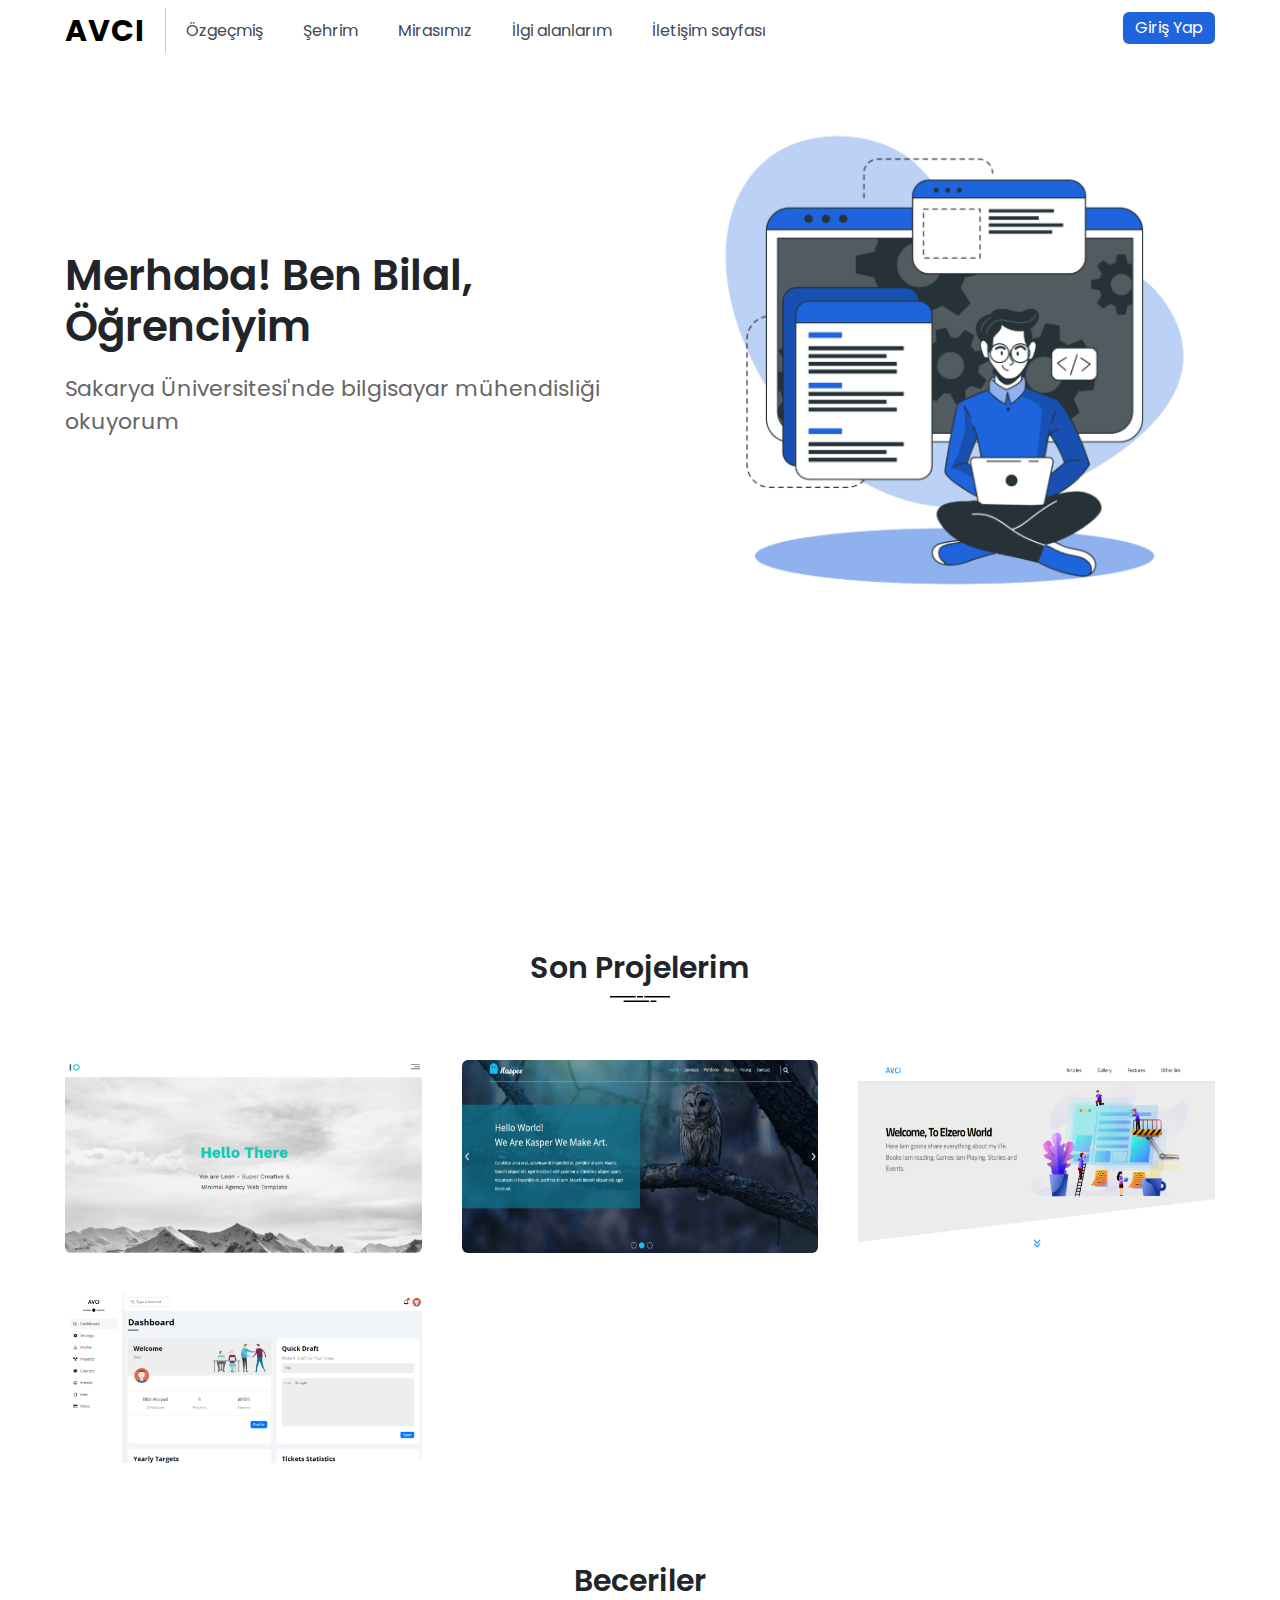
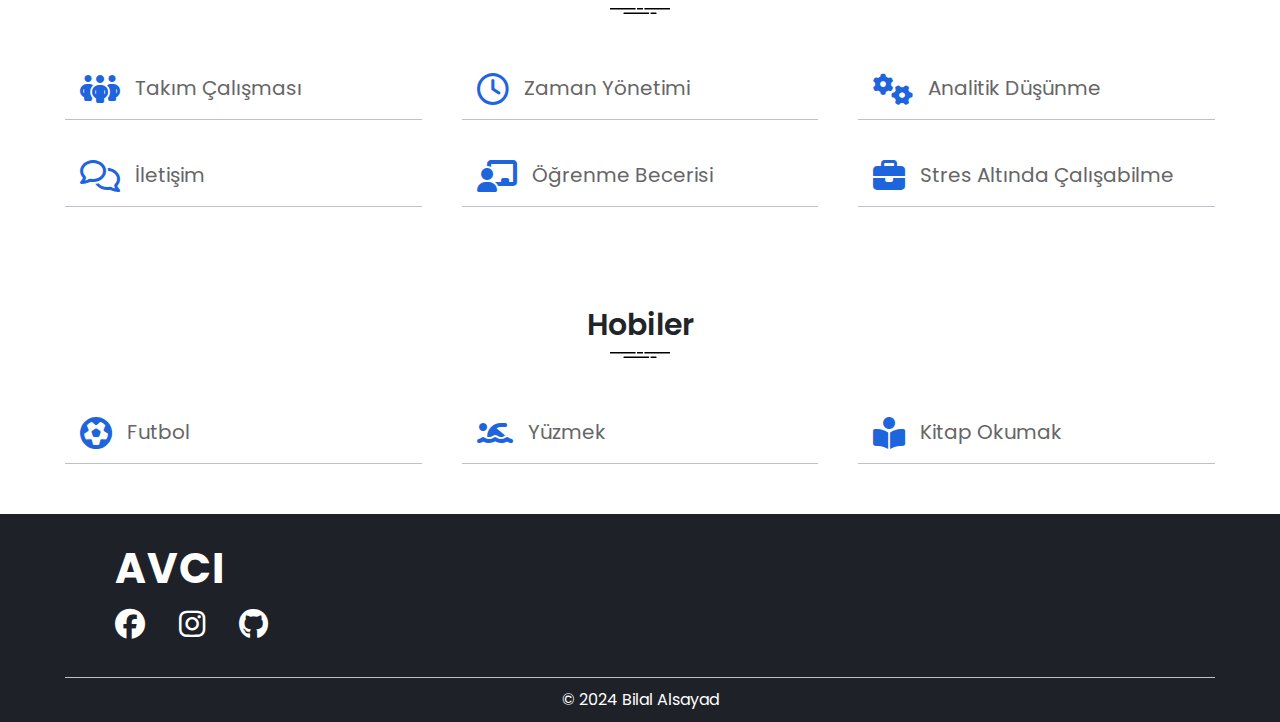
<file: index.html>
<!DOCTYPE html>
<html lang="tr">

<head>
    <meta charset="UTF-8">
    <meta name="viewport" content="width=device-width, initial-scale=1.0">
    <!-- Font Awesome Library -->
    <link rel="stylesheet" href="CSS/all.min.css">
    <!-- CSS Dosyaları -->
    <link rel="stylesheet" href="CSS/bootstrap.min.css">
    <link rel="stylesheet" href="CSS/master.css">
    <!--Google font-->
    <link rel="preconnect" href="https://fonts.googleapis.com">
    <link rel="preconnect" href="https://fonts.gstatic.com" crossorigin>
    <link rel="stylesheet"
        href="https://fonts.googleapis.com/css2?family=Poppins:ital,wght@0,100;0,200;0,300;0,400;0,500;0,600;0,700;0,800;0,900;1,100;1,200;1,300;1,400;1,500;1,600;1,700;1,800;1,900&display=swap">
    <script>
        fetch("header.html")
            .then(response => {
                return response.text()
            })
            .then(data => {
                document.querySelector("header").innerHTML = data;
            });

        fetch("footer.html")
            .then(response => {
                return response.text()
            })
            .then(data => {
                document.querySelector("footer").innerHTML = data;
            });
    </script>
    <title>Ana Sayfa</title>
</head>

<body>

    <main>
        <header></header>
        <section class="landing">
            <div class="container">
                <div class="info">
                    <h1>Merhaba! Ben Bilal, Öğrenciyim</h1>
                    <P>Sakarya Üniversitesi'nde bilgisayar mühendisliği okuyorum</P>
                </div>
                <div class="img">
                    <img src="images/Developer activity-bro.png" alt="fotoğraf">
                </div>
            </div>
        </section>
        <section class="projelerim">
            <div class="title">
                <h2 class="ana-title">Son Projelerim</h2>
                <img src="images/lines.svg" alt="çizgiler">
            </div>
            <div class="container">
                <div class="box">
                    <img src="images/Proje1.png" alt="site-1">
                    <div class="info">
                        <h3>Proje 1</h3>
                        <p>Leon<br><span>HTML, CSS</span></p>
                        <a class="git-hub btn" href="https://github.com/Bilal-Alsayad/Template-1.git"
                            target="_blank">GitHub<i class="fa-brands fa-github"></i></a>
                        <a class="visit btn" href="https://bilal-alsayad.github.io/Template-1/" target="_blank">Siteye<i
                                class="fa-solid fa-up-right-from-square"></i></a>
                    </div>
                </div>
                <div class="box">
                    <img src="images/Proje2.png" alt="site-2">
                    <div class="info">
                        <h3>Proje 2</h3>
                        <p>Kasper<br><span>HTML, CSS</span></p>
                        <a class="git-hub btn" href="https://github.com/Bilal-Alsayad/Template-2.git"
                            target="_blank">GitHub<i class="fa-brands fa-github"></i></a>
                        <a class="visit btn" href="https://bilal-alsayad.github.io/Template-2/" target="_blank">Siteye<i
                                class="fa-solid fa-up-right-from-square"></i></a>
                    </div>
                </div>
                <div class="box">
                    <img src="images/Proje3.png" alt="site-3">
                    <div class="info">
                        <h3>Proje 3</h3>
                        <p>Elzero<br><span>HTML, CSS</span></p>
                        <a class="git-hub btn" href="https://github.com/Bilal-Alsayad/Template-3.git"
                            target="_blank">GitHub<i class="fa-brands fa-github"></i></a>
                        <a class="visit btn" href="https://bilal-alsayad.github.io/Template-3/" target="_blank">Siteye<i
                                class="fa-solid fa-up-right-from-square"></i></a>
                    </div>
                </div>
                <div class="box">
                    <img src="images/Proje4.png" alt="site-3">
                    <div class="info">
                        <h3>Proje 4</h3>
                        <p>Elzero<br><span>HTML, CSS</span></p>
                        <a class="git-hub btn" href="https://github.com/Bilal-Alsayad/Template-4.git"
                            target="_blank">GitHub<i class="fa-brands fa-github"></i></a>
                        <a class="visit btn" href="https://bilal-alsayad.github.io/Template-4/" target="_blank">Siteye<i
                                class="fa-solid fa-up-right-from-square"></i></a>
                    </div>
                </div>
            </div>
        </section>
        <section class="beceriler">
            <div class="title">
                <h2 class="ana-title">Beceriler</h2>
                <img src="images/lines.svg" alt="çizgiler">
            </div>
            <div class="container">
                <div class="box">
                    <i class="fa-solid fa-people-group fa-2x"></i>
                    <p>Takım Çalışması</p>
                </div>
                <div class="box">
                    <i class="fa-regular fa-clock fa-2x"></i>
                    <p>Zaman Yönetimi</p>
                </div>
                <div class="box">
                    <i class="fa-solid fa-gears fa-2x"></i>
                    <p>Analitik Düşünme</p>
                </div>
                <div class="box">
                    <i class="fa-regular fa-comments fa-2x"></i>
                    <p>İletişim</p>
                </div>
                <div class="box">
                    <i class="fa-solid fa-chalkboard-user fa-2x"></i>
                    <p>Öğrenme Becerisi</p>
                </div>
                <div class="box">
                    <i class="fa-solid fa-briefcase fa-2x"></i>
                    <p>Stres Altında Çalışabilme</p>
                </div>
            </div>
        </section>
        <section class="hobiler">
            <div class="title">
                <h2 class="ana-title">Hobiler</h2>
                <img src="images/lines.svg" alt="çizgiler">
            </div>
            <div class="container">
                <div class="box">
                    <i class="fa-solid fa-futbol fa-2x"></i>
                    <p>Futbol</p>
                </div>
                <div class="box">
                    <i class="fa-solid fa-person-swimming fa-2x"></i>
                    <p>Yüzmek</p>
                </div>
                <div class="box">
                    <i class="fa-solid fa-book-open-reader fa-2x"></i>
                    <p>Kitap Okumak</p>
                </div>
            </div>
        </section>
    </main>
    <footer></footer>
    <script src="JS/bootstrap.js"></script>
</body>

</html>
</file>
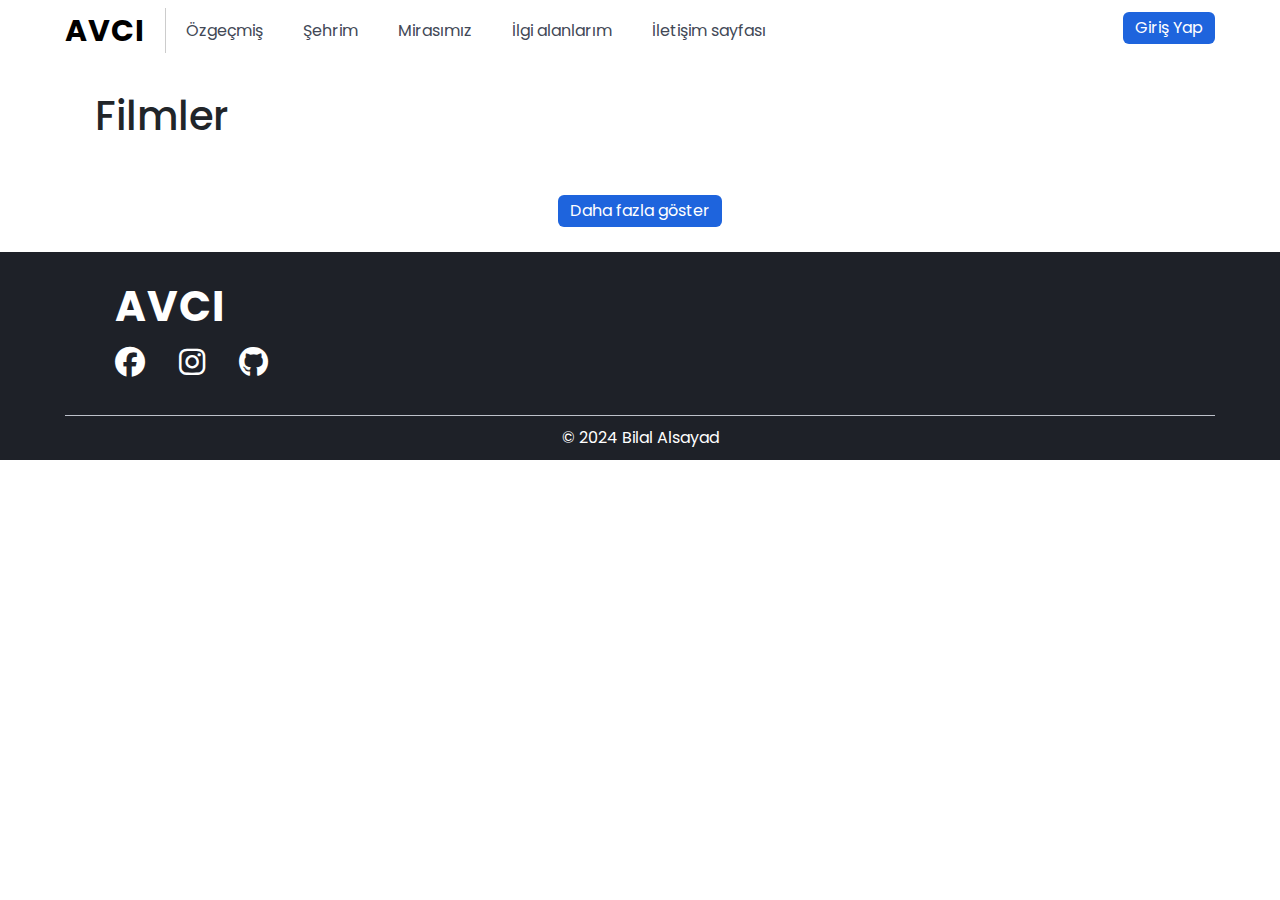
<file: ilgi.html>
<!DOCTYPE html>
<html lang="tr">

<head>
    <meta charset="UTF-8">
    <meta name="viewport" content="width=device-width, initial-scale=1.0">
    <!-- Font Awesome Library -->
    <link rel="stylesheet" href="CSS/all.min.css">
    <!-- CSS Dosyaları -->
    <link rel="stylesheet" href="CSS/bootstrap.min.css">
    <link rel="stylesheet" href="CSS/master.css">
    <!--Google font-->
    <link rel="preconnect" href="https://fonts.googleapis.com">
    <link rel="preconnect" href="https://fonts.gstatic.com" crossorigin>
    <link rel="stylesheet"
        href="https://fonts.googleapis.com/css2?family=Poppins:ital,wght@0,100;0,200;0,300;0,400;0,500;0,600;0,700;0,800;0,900;1,100;1,200;1,300;1,400;1,500;1,600;1,700;1,800;1,900&display=swap">
    <script>
        fetch("header.html")
            .then(response => {
                return response.text()
            })
            .then(data => {
                document.querySelector("header").innerHTML = data;
            });
        fetch("footer.html")
            .then(response => {
                return response.text()
            })
            .then(data => {
                document.querySelector("footer").innerHTML = data;
            });
    </script>
    <title>İlgi alanlarım</title>
</head>

<body>
    <header></header>
    <main>
        <section class="ilgi-alan-sayfa">
            <div class="container">
                <h1>Filmler</h1>
                <div class="filmler"></div>
                <button onclick="falzla()">Daha fazla göster</button>
            </div>
        </section>
    </main>
    <footer></footer>
    <script src="JS/bootstrap.js"></script>
    <script>
        const list = document.querySelector(".filmler")

        let i = 1;
        let url = `https://api.themoviedb.org/3/movie/popular?api_key=xxxxxxxx&language=tr&page=${i}`;
        fetchVeri();

        function fetchVeri() {
            fetch(url)
                .then((response) => {
                    return response.json()
                })
                .then(data => {
                    data.results.map(function (film) {
                        list.innerHTML += ` <figure>
                                    <a href="https://www.themoviedb.org/movie/${film.id}?language=tr" target="_blank"><img src="http://image.tmdb.org/t/p/w500/${film.poster_path}" alt=""></a>
                                    <figcaption>
                                        <h5>${film.title}</h5>
                                        <p>${film.release_date}<span>${film.vote_average}</span></p>
                                    </figcaption>
                                </figure>`;
                        console.log(data);
                    })
                })
                .catch(error => console.log(error));
        }
        function falzla() {
            i++;
            url = `https://api.themoviedb.org/3/movie/popular?api_key=xxxxxxxx&language=tr&page=${i}`;
            fetchVeri();
        }
    </script>
</body>

</html>
</file>
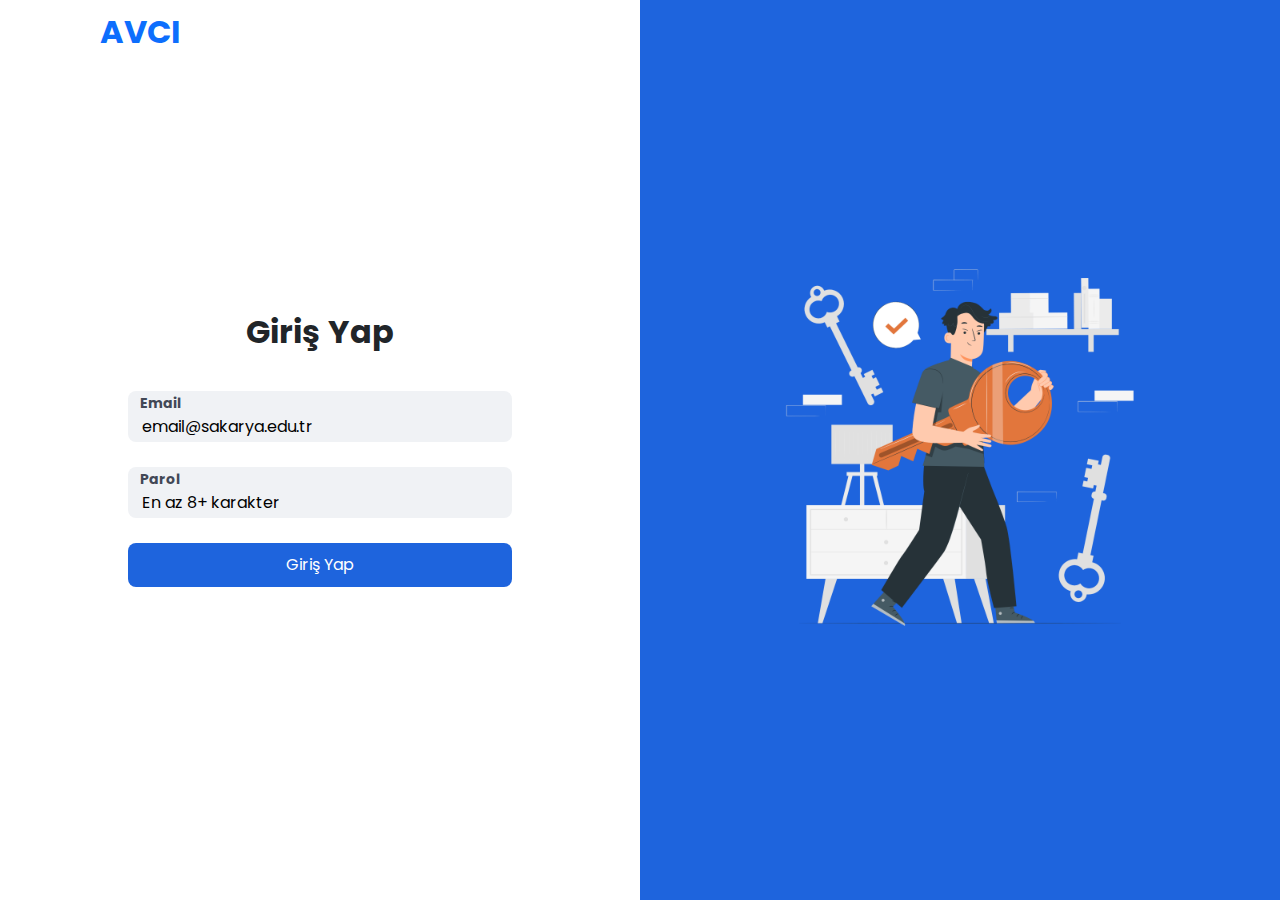
<file: login.html>
<!DOCTYPE html>
<html lang="tr">

<head>
    <meta charset="UTF-8">
    <meta name="viewport" content="width=device-width, initial-scale=1.0">
    <!-- Font Awesome Library -->
    <link rel="stylesheet" href="CSS/all.min.css">
    <!-- CSS Dosyaları -->
    <link rel="stylesheet" href="CSS/bootstrap.min.css">
    <link rel="stylesheet" href="CSS/master.css">
    <!--Google font-->
    <link rel="preconnect" href="https://fonts.googleapis.com">
    <link rel="preconnect" href="https://fonts.gstatic.com" crossorigin>
    <link rel="stylesheet"
        href="https://fonts.googleapis.com/css2?family=Poppins:ital,wght@0,100;0,200;0,300;0,400;0,500;0,600;0,700;0,800;0,900;1,100;1,200;1,300;1,400;1,500;1,600;1,700;1,800;1,900&display=swap">
    <title>Giriş</title>
</head>

<body>
    <main>
        <section class="giris-sayfa">
            <a class="logo" href="index.html">AVCI</a>
            <div class="login">
                <h2>Giriş Yap</h2>
                <form action="php/login.php" method="post">
                    <div>
                        <label for="mail">Email</label>
                        <input type="text" name="mail" id="email" placeholder="email@sakarya.edu.tr">
                    </div>
                    <div>
                        <label for="pass">Parol</label>
                        <input type="password" name="pass" id="password" placeholder="En az 8+ karakter">
                    </div>
                    <input type="button" class="submit-btn" value="Giriş Yap" onclick="kontrol()">
                </form>
            </div>
            <div class="img">
                <img src="images/Login.png" alt="anahtar">
            </div>
        </section>
    </main>
    <script src="JS/bootstrap.js"></script>
    <script>
        function kontrol() {
            var giris = document.querySelector(".submit-btn");
            var mail = document.getElementById("email").value;
            var pass = document.getElementById("password").value;
            let bosArea = "";
            if (mail === "") {
                bosArea += "E-Posta, ";
            }
            if (pass === "") {
                bosArea += "Şifre  ";
            }
            if (bosArea) {
                const trimmedEmptyFields = bosArea.slice(0, -2);
                alert("Lütfen şu zorunlu alanları doldurun: " + trimmedEmptyFields);
                return;
            }
            const re = /^[a-zA-Z0-9._-]+@[a-zA-Z0-9.-]+\.[a-zA-Z]{2,}$/;
            if (!re.test(mail)) {
                alert('Lütfen geçerli bir email adresi giriniz.');
                return;
            }
            giris.setAttribute('type', 'submit')
        }
    </script>
</body>

</html>
</file>
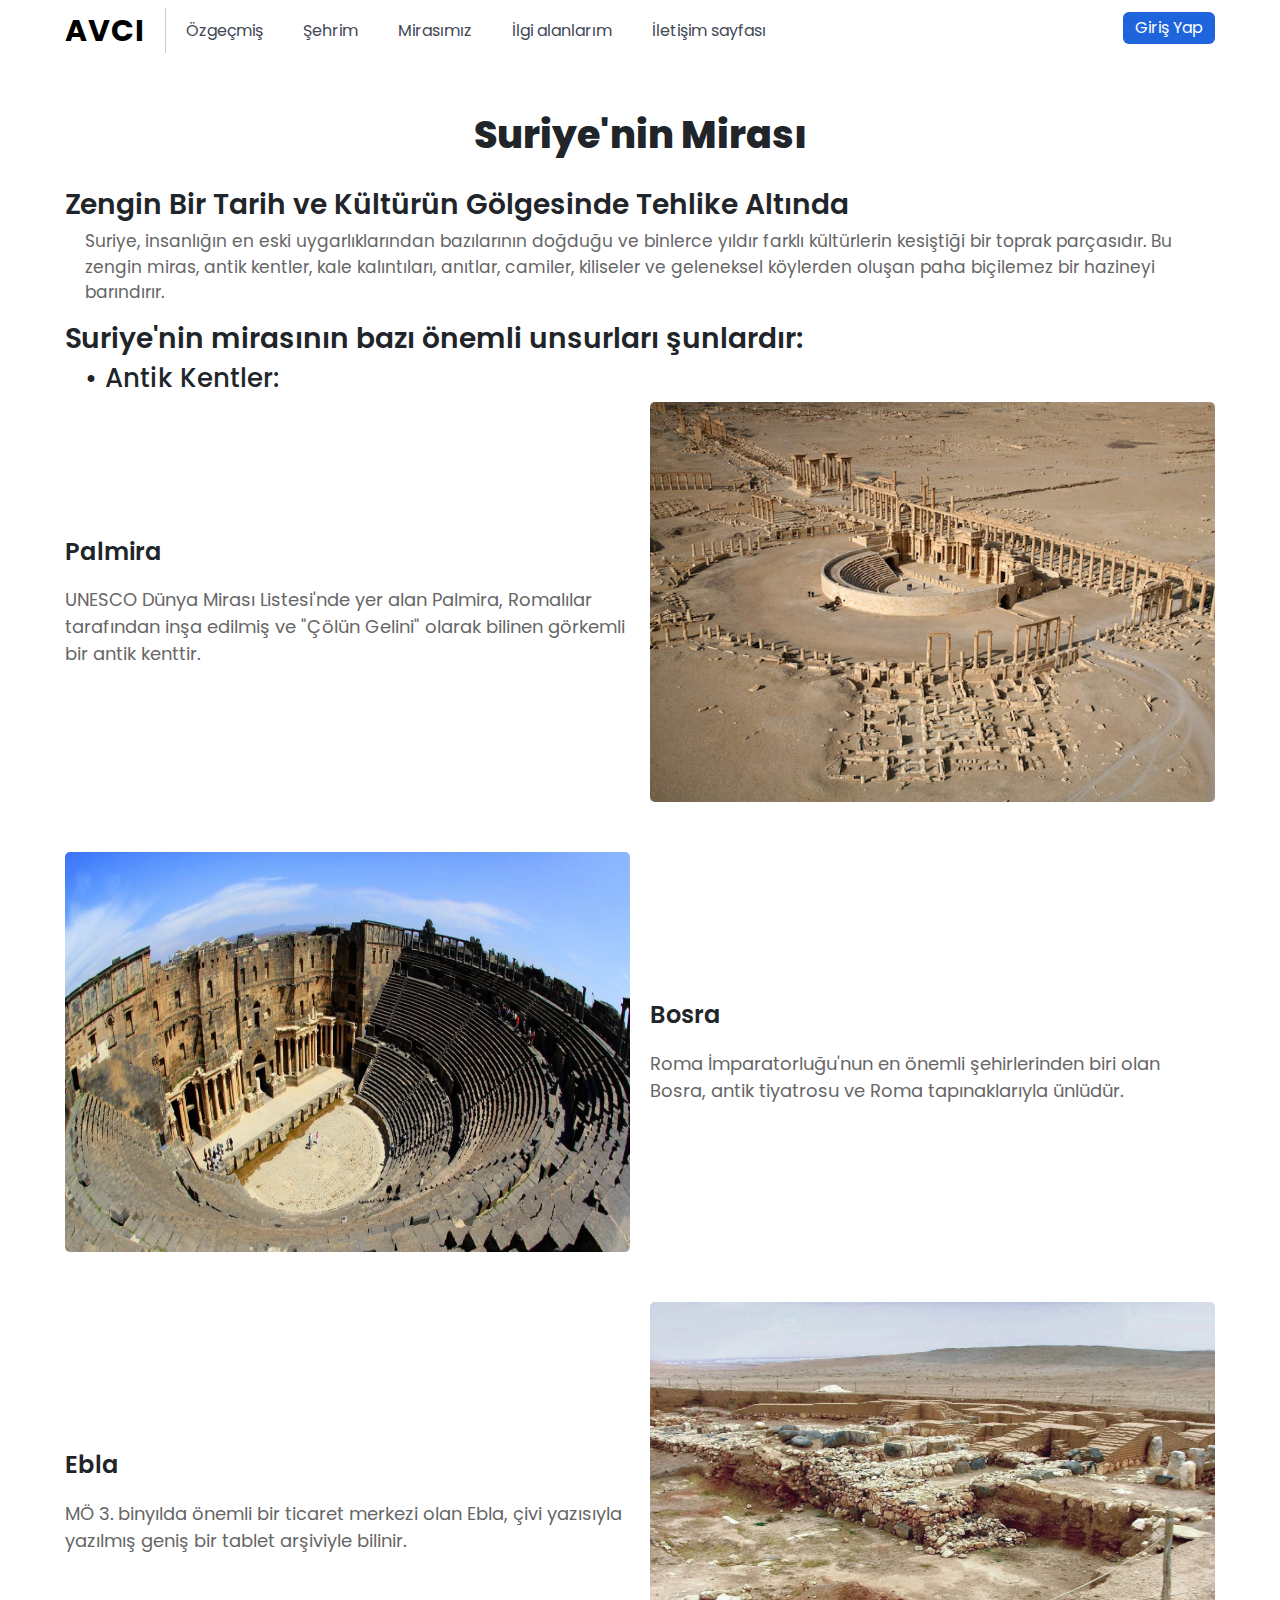
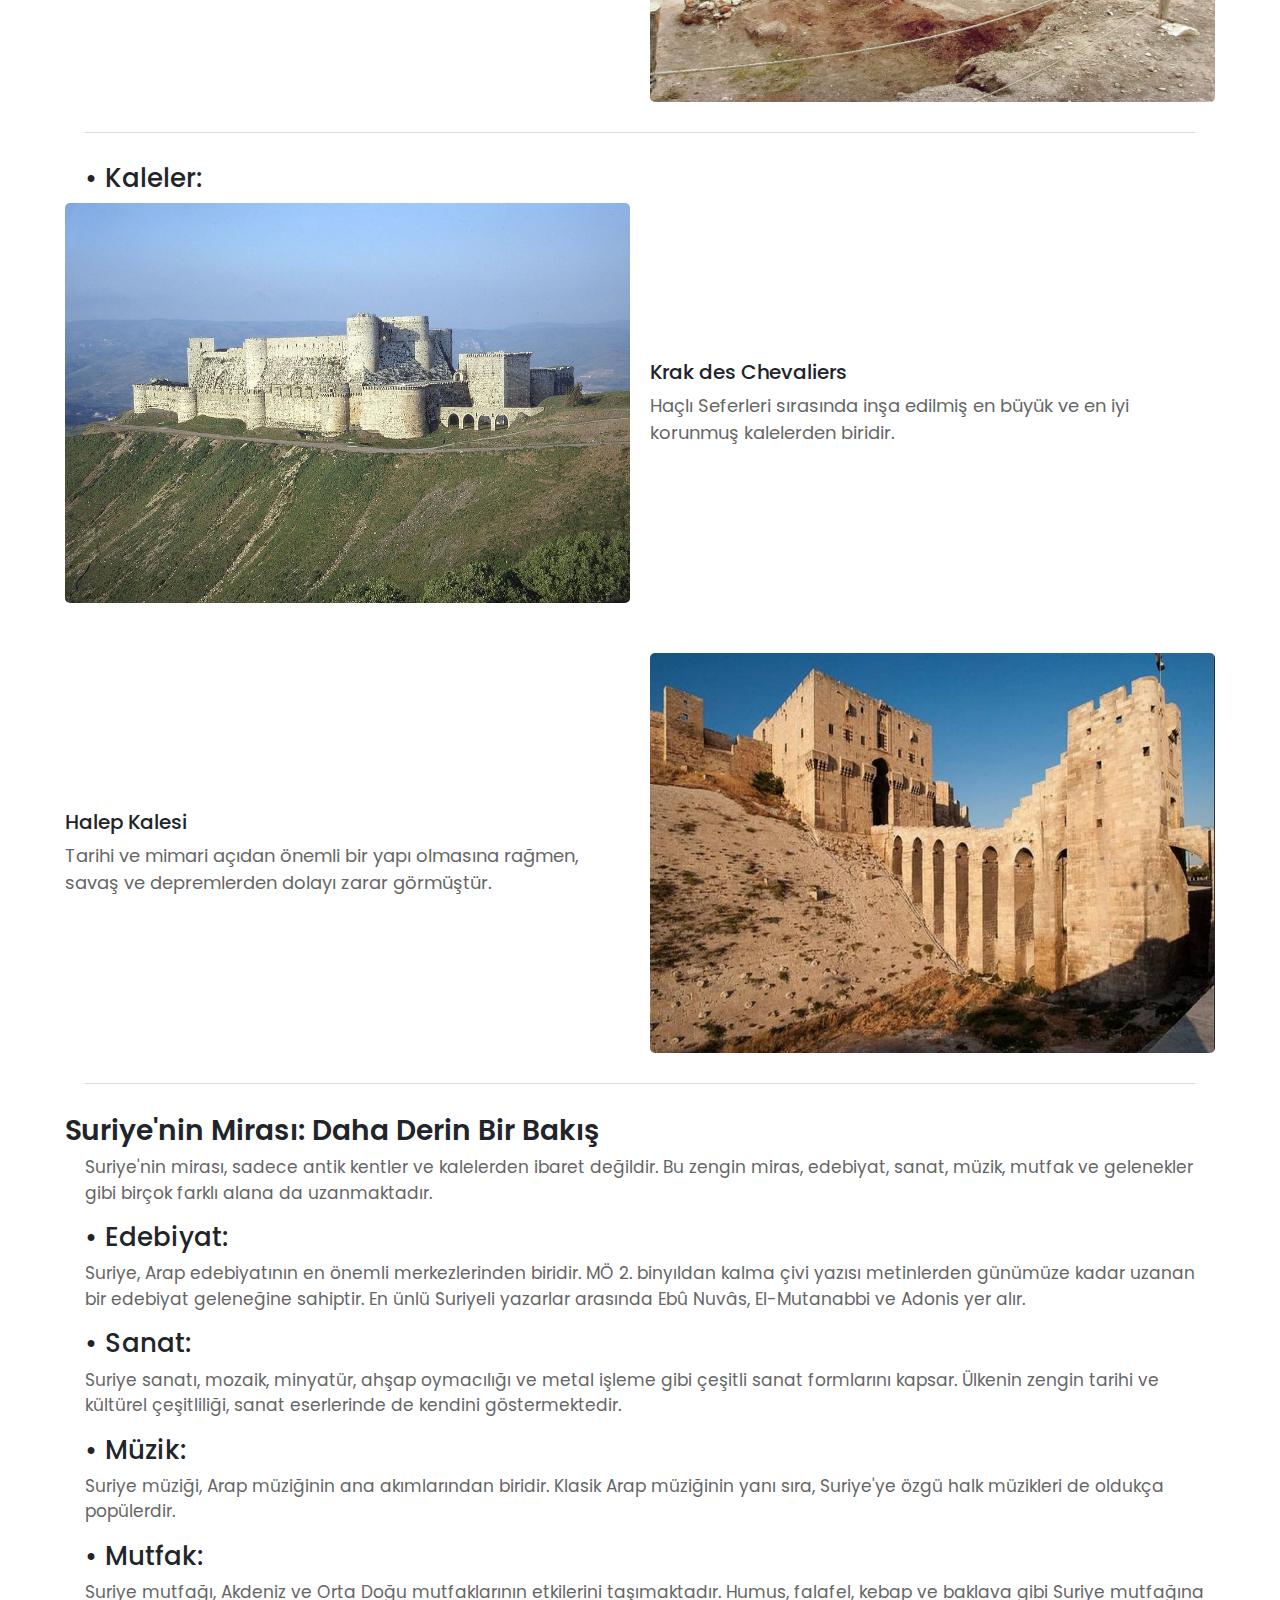
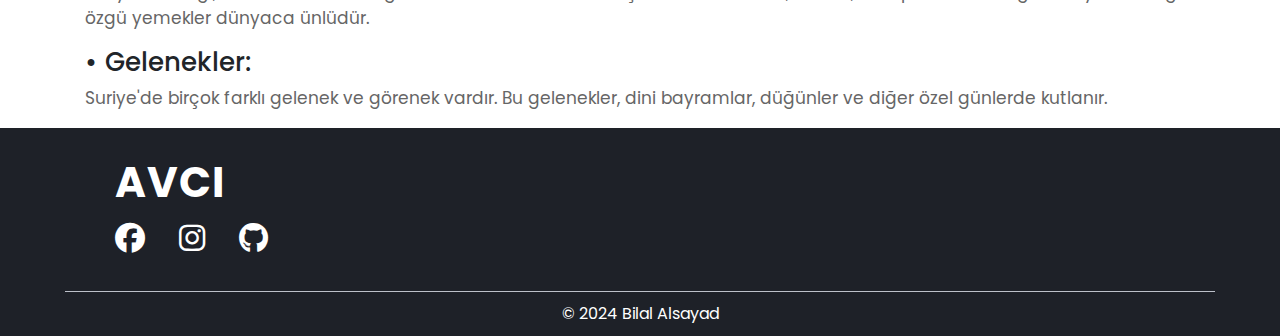
<file: mirasimiz.html>
<!DOCTYPE html>
<html lang="tr">

<head>
    <meta charset="UTF-8">
    <meta name="viewport" content="width=device-width, initial-scale=1.0">
    <!-- Font Awesome Library -->
    <link rel="stylesheet" href="CSS/all.min.css">
    <!-- CSS Dosyaları -->
    <link rel="stylesheet" href="CSS/bootstrap.min.css">
    <link rel="stylesheet" href="CSS/master.css">
    <!--Google font-->
    <link rel="preconnect" href="https://fonts.googleapis.com">
    <link rel="preconnect" href="https://fonts.gstatic.com" crossorigin>
    <link rel="stylesheet"
        href="https://fonts.googleapis.com/css2?family=Poppins:ital,wght@0,100;0,200;0,300;0,400;0,500;0,600;0,700;0,800;0,900;1,100;1,200;1,300;1,400;1,500;1,600;1,700;1,800;1,900&display=swap">
    <script>
        fetch("header.html")
            .then(response => {
                return response.text()
            })
            .then(data => {
                document.querySelector("header").innerHTML = data;
            });
        fetch("footer.html")
            .then(response => {
                return response.text()
            })
            .then(data => {
                document.querySelector("footer").innerHTML = data;
            });
    </script>
    <title>Mirasımız</title>
</head>

<body>
    <header></header>
    <main>
        <section class="mirasimiz-sayfa">
            <div class="container">
                <div class="box-1">
                    <h1>Suriye'nin Mirası</h1>
                    <h2>Zengin Bir Tarih ve Kültürün Gölgesinde Tehlike Altında</h2>
                    <p>Suriye, insanlığın en eski uygarlıklarından bazılarının doğduğu ve binlerce yıldır farklı
                        kültürlerin kesiştiği bir toprak parçasıdır. Bu zengin miras, antik kentler, kale kalıntıları,
                        anıtlar, camiler, kiliseler ve geleneksel köylerden oluşan paha biçilemez bir hazineyi
                        barındırır.</p>
                    <h2>Suriye'nin mirasının bazı önemli unsurları şunlardır:</h2>
                    <ul>
                        <li>
                            <h3>&#8226; Antik Kentler:</h3>
                            <ul>
                                <li>
                                    <div>
                                        <h4>Palmira</h4>
                                        <p>UNESCO Dünya Mirası Listesi'nde yer alan Palmira, Romalılar tarafından inşa
                                            edilmiş ve "Çölün Gelini" olarak bilinen görkemli bir antik kenttir.</p>
                                    </div>
                                    <div>
                                        <img src="images/palmira.jpg" alt="palmira">
                                    </div>
                                </li>
                                <li class="reverse">
                                    <div>
                                        <img src="images/Bosra.jpg" alt="bosra">
                                    </div>
                                    <div>
                                        <h4>Bosra</h4>
                                        <p>Roma İmparatorluğu'nun en önemli şehirlerinden biri olan Bosra, antik
                                            tiyatrosu ve Roma tapınaklarıyla ünlüdür.</p>
                                    </div>
                                </li>
                                <li>
                                    <div>
                                        <h4>Ebla</h4>
                                        <p>MÖ 3. binyılda önemli bir ticaret merkezi olan Ebla, çivi yazısıyla yazılmış
                                            geniş bir tablet arşiviyle bilinir.</p>
                                    </div>
                                    <div>
                                        <img src="images/Ebla.jpg" alt="ebla">
                                    </div>
                                </li>
                            </ul>
                        </li>
                        <hr>
                        <li>
                            <h3>&#8226; Kaleler:</h3>
                            <ul>
                                <li class="reverse">
                                    <div>
                                        <img src="images/krak.jpg" alt="Krak des Chevaliers">
                                    </div>
                                    <div>
                                        <h5>Krak des Chevaliers</h5>
                                        <p>Haçlı Seferleri sırasında inşa edilmiş en büyük ve en iyi korunmuş kalelerden
                                            biridir.</p>
                                    </div>
                                </li>
                                <li>
                                    <div>
                                        <h5>Halep Kalesi</h5>
                                        <p> Tarihi ve mimari açıdan önemli bir yapı olmasına rağmen, savaş ve
                                            depremlerden dolayı zarar görmüştür.</p>
                                    </div>
                                    <div>
                                        <img src="images/halepkalesi.jpg" alt="Halep Kalesi">
                                    </div>
                                </li>
                            </ul>
                        </li>
                    </ul>
                </div>
                <hr>
                <div class="box-2">
                    <h2>Suriye'nin Mirası: Daha Derin Bir Bakış</h2>
                    <P>Suriye'nin mirası, sadece antik kentler ve kalelerden ibaret değildir. Bu zengin miras, edebiyat,
                        sanat, müzik, mutfak ve gelenekler gibi birçok farklı alana da uzanmaktadır.</P>
                    <ul>
                        <li>
                            <h3>&#8226; Edebiyat:</h3>
                            <p>Suriye, Arap edebiyatının en önemli merkezlerinden biridir. MÖ 2. binyıldan kalma çivi
                                yazısı metinlerden günümüze kadar uzanan bir edebiyat geleneğine sahiptir. En ünlü
                                Suriyeli yazarlar arasında Ebû Nuvâs, El-Mutanabbi ve Adonis yer alır.</p>
                        </li>
                        <li>
                            <h3>&#8226; Sanat:</h3>
                            <p>Suriye sanatı, mozaik, minyatür, ahşap oymacılığı ve metal işleme gibi çeşitli sanat
                                formlarını kapsar. Ülkenin zengin tarihi ve kültürel çeşitliliği, sanat eserlerinde de
                                kendini göstermektedir.</p>
                        </li>
                        <li>
                            <h3>&#8226; Müzik:</h3>
                            <p>Suriye müziği, Arap müziğinin ana akımlarından biridir. Klasik Arap müziğinin yanı sıra,
                                Suriye'ye özgü halk müzikleri de oldukça popülerdir.</p>
                        </li>
                        <li>
                            <h3>&#8226; Mutfak:</h3>
                            <p>Suriye mutfağı, Akdeniz ve Orta Doğu mutfaklarının etkilerini taşımaktadır. Humus,
                                falafel, kebap ve baklava gibi Suriye mutfağına özgü yemekler dünyaca ünlüdür.</p>
                        </li>
                        <li>
                            <h3>&#8226; Gelenekler:</h3>
                            <p>Suriye'de birçok farklı gelenek ve görenek vardır. Bu gelenekler, dini bayramlar,
                                düğünler ve diğer özel günlerde kutlanır.</p>
                        </li>
                    </ul>
                </div>
            </div>
        </section>
    </main>
    <footer></footer>
    <script src="JS/bootstrap.js"></script>
</body>

</html>
</file>
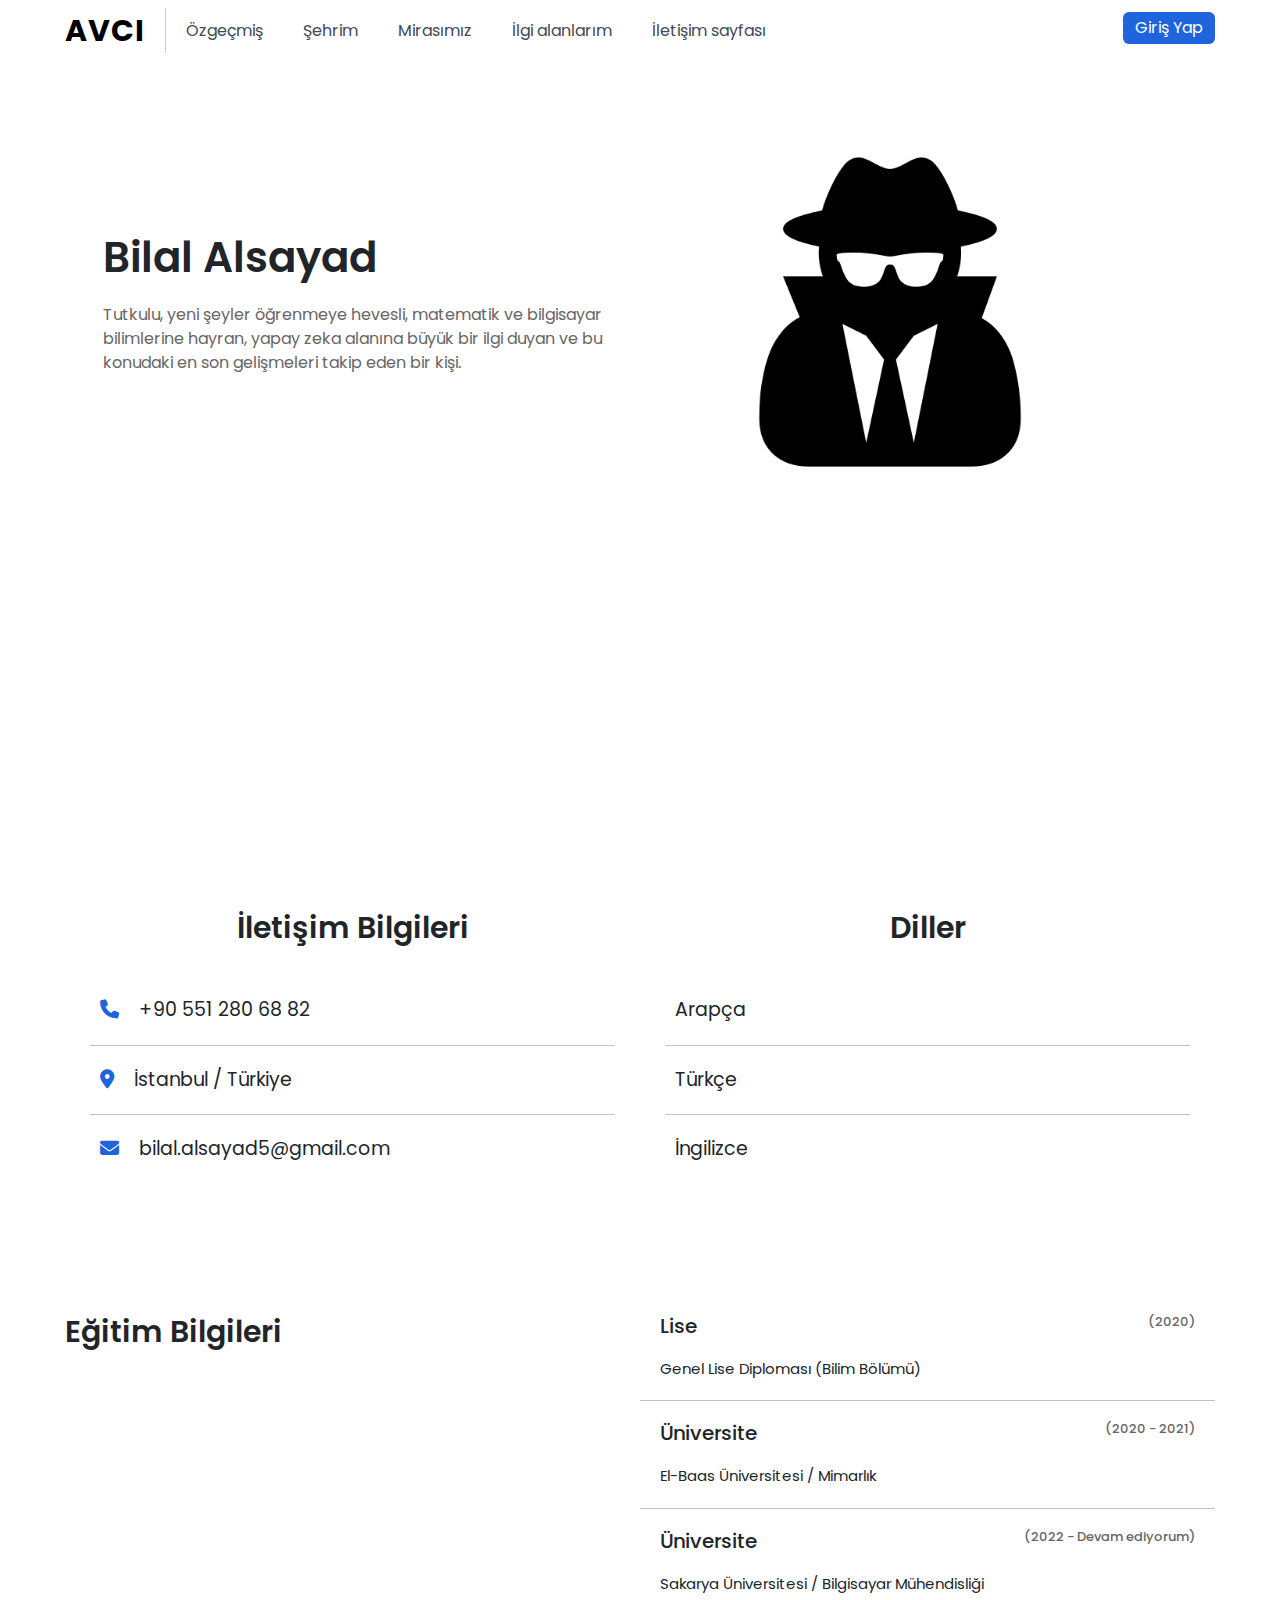
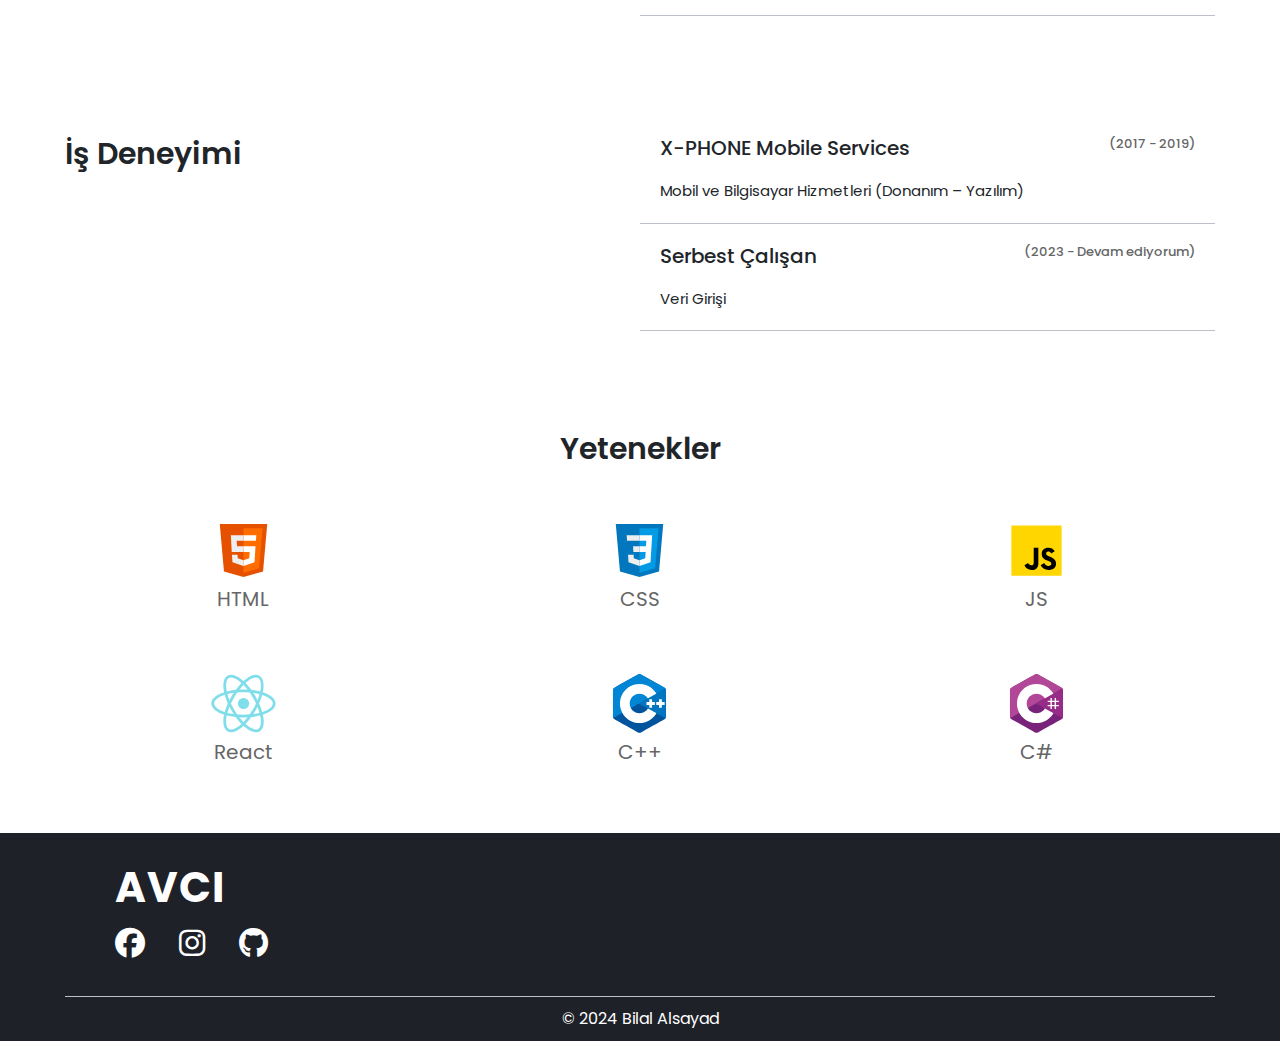
<file: ozgecmis.html>
<!DOCTYPE html>
<html lang="tr">

<head>
    <meta charset="UTF-8">
    <meta name="viewport" content="width=device-width, initial-scale=1.0">
    <!-- Font Awesome Library -->
    <link rel="stylesheet" href="CSS/all.min.css">
    <!-- CSS Dosyaları -->
    <link rel="stylesheet" href="CSS/bootstrap.min.css">
    <link rel="stylesheet" href="CSS/master.css">
    <!--Google font-->
    <link rel="preconnect" href="https://fonts.googleapis.com">
    <link rel="preconnect" href="https://fonts.gstatic.com" crossorigin>
    <link rel="stylesheet"
        href="https://fonts.googleapis.com/css2?family=Poppins:ital,wght@0,100;0,200;0,300;0,400;0,500;0,600;0,700;0,800;0,900;1,100;1,200;1,300;1,400;1,500;1,600;1,700;1,800;1,900&display=swap">
    <script>
        fetch("header.html")
            .then(response => {
                return response.text()
            })
            .then(data => {
                document.querySelector("header").innerHTML = data;
            });
        fetch("footer.html")
            .then(response => {
                return response.text()
            })
            .then(data => {
                document.querySelector("footer").innerHTML = data;
            });
    </script>
    <title>Özgeçmiş</title>
</head>

<body>
    <header></header>
    <main>
        <section class="tanit">
            <div class="container">
                <div class="info">
                    <h1>Bilal Alsayad</h1>
                    <P>Tutkulu, yeni şeyler öğrenmeye hevesli, matematik ve bilgisayar bilimlerine hayran, yapay zeka
                        alanına büyük bir ilgi duyan ve bu konudaki en son gelişmeleri takip eden bir kişi.</P>
                </div>
                <div class="img">
                    <img src="images/ozgecmis.png" alt="fotoğraf">
                </div>
            </div>
        </section>
        <section class="iletisim-diller">
            <div class="container">
                <div class="iletisim">
                    <h2 class="ana-title">İletişim Bilgileri</h2>
                    <div>
                        <i class="fa-solid fa-phone"></i>
                        +90 551 280 68 82
                    </div>
                    <div>
                        <i class="fa-solid fa-location-dot"></i>
                        İstanbul / Türkiye
                    </div>
                    <div>
                        <i class="fa-solid fa-envelope"></i>
                        bilal.alsayad5@gmail.com
                    </div>
                </div>
                <div class="diller">
                    <h2 class="ana-title">Diller</h2>
                    <p>Arapça</p>
                    <p>Türkçe</p>
                    <p>İngilizce</p>
                </div>
            </div>
        </section>
        <section class="egitim">
            <div class="container">
                <div>
                    <h2 class="ana-title">Eğitim Bilgileri</h2>
                    <p></p>
                </div>
                <div class="info">
                    <div class="box">
                        <h4>Lise <span>(2020)</span></h4>
                        <p>Genel Lise Diploması (Bilim Bölümü)</p>
                    </div>
                    <div class="box">
                        <h4>Üniversite <span>(2020 - 2021)</span></h4>
                        <p>El-Baas Üniversitesi / Mimarlık</p>
                    </div>
                    <div class="box">
                        <h4>Üniversite <span>(2022 - Devam ediyorum)</span></h4>
                        <p>Sakarya Üniversitesi / Bilgisayar Mühendisliği</p>
                    </div>
                </div>
            </div>
        </section>
        <section class="egitim is-deneyimi">
            <div class="container">
                <div>
                    <h2 class="ana-title">İş Deneyimi</h2>
                    <p></p>
                </div>
                <div class="info">
                    <div class="box">
                        <h4>X-PHONE Mobile Services <span>(2017 - 2019)</span></h4>
                        <p>Mobil ve Bilgisayar Hizmetleri (Donanım – Yazılım)</p>
                    </div>
                    <div class="box">
                        <h4>Serbest Çalışan<span>(2023 - Devam ediyorum)</span></h4>
                        <p>Veri Girişi</p>
                    </div>
                </div>
            </div>
        </section>
        <section class="yetenekler">
            <div class="container">
                <h2 class="ana-title">Yetenekler</h2>
                <div class="contant">
                    <div class="box">
                        <img src="images/html-icon.svg" alt="html-icon">
                        <p>HTML</p>
                    </div>
                    <div class="box">
                        <img src="images/css-icon.svg" alt="css">
                        <p>CSS</p>
                    </div>
                    <div class="box">
                        <img src="images/js-icon.svg" alt="js-icon">
                        <p>JS</p>
                    </div>
                    <div class="box">
                        <img src="images/react-icon.svg" alt="react-icon">
                        <p>React</p>
                    </div>
                    <div class="box">
                        <img src="images/cpp-icon.svg" alt="cpp-icon">
                        <p>C++</p>
                    </div>
                    <div class="box">
                        <img src="images/c-sharp-icon.svg" alt="c-sharp-icon">
                        <p>C#</p>
                    </div>
                </div>
            </div>
        </section>
    </main>
    <footer></footer>
    <script src="JS/bootstrap.js"></script>
</body>

</html>
</file>
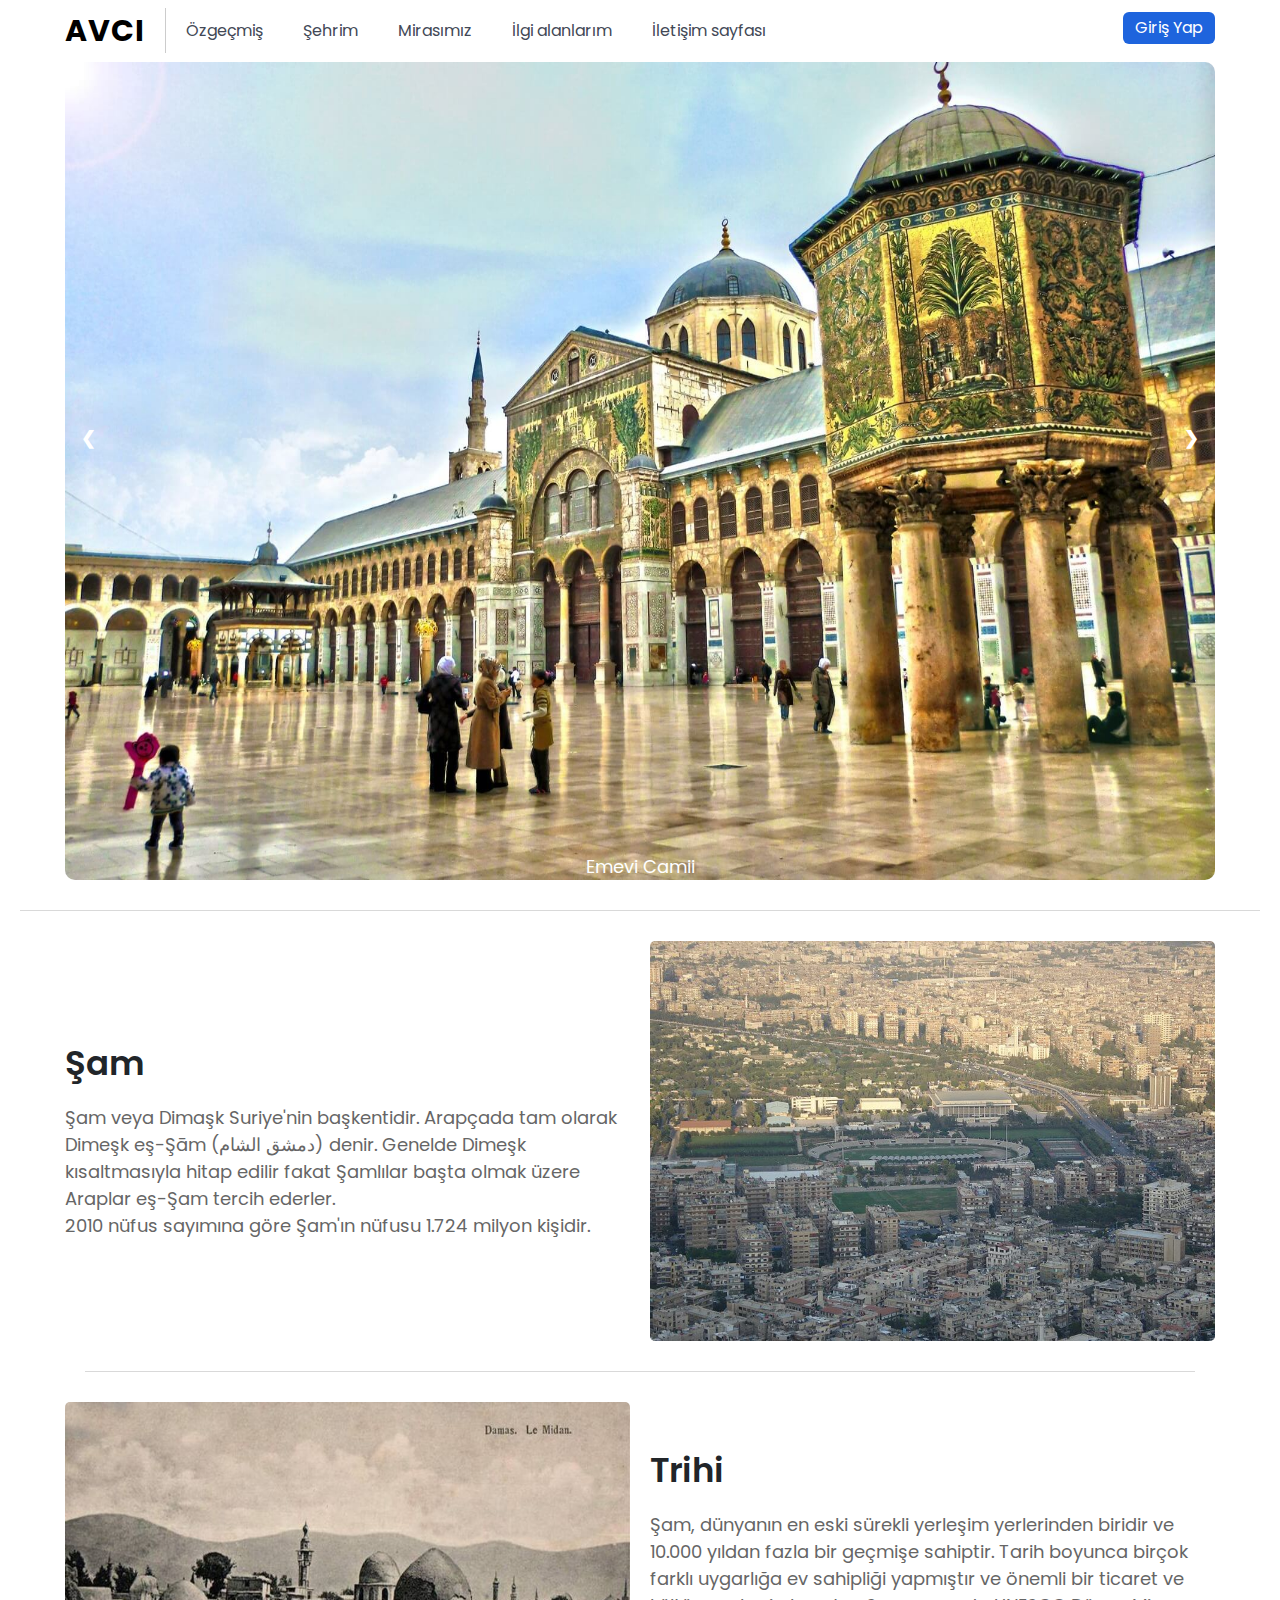
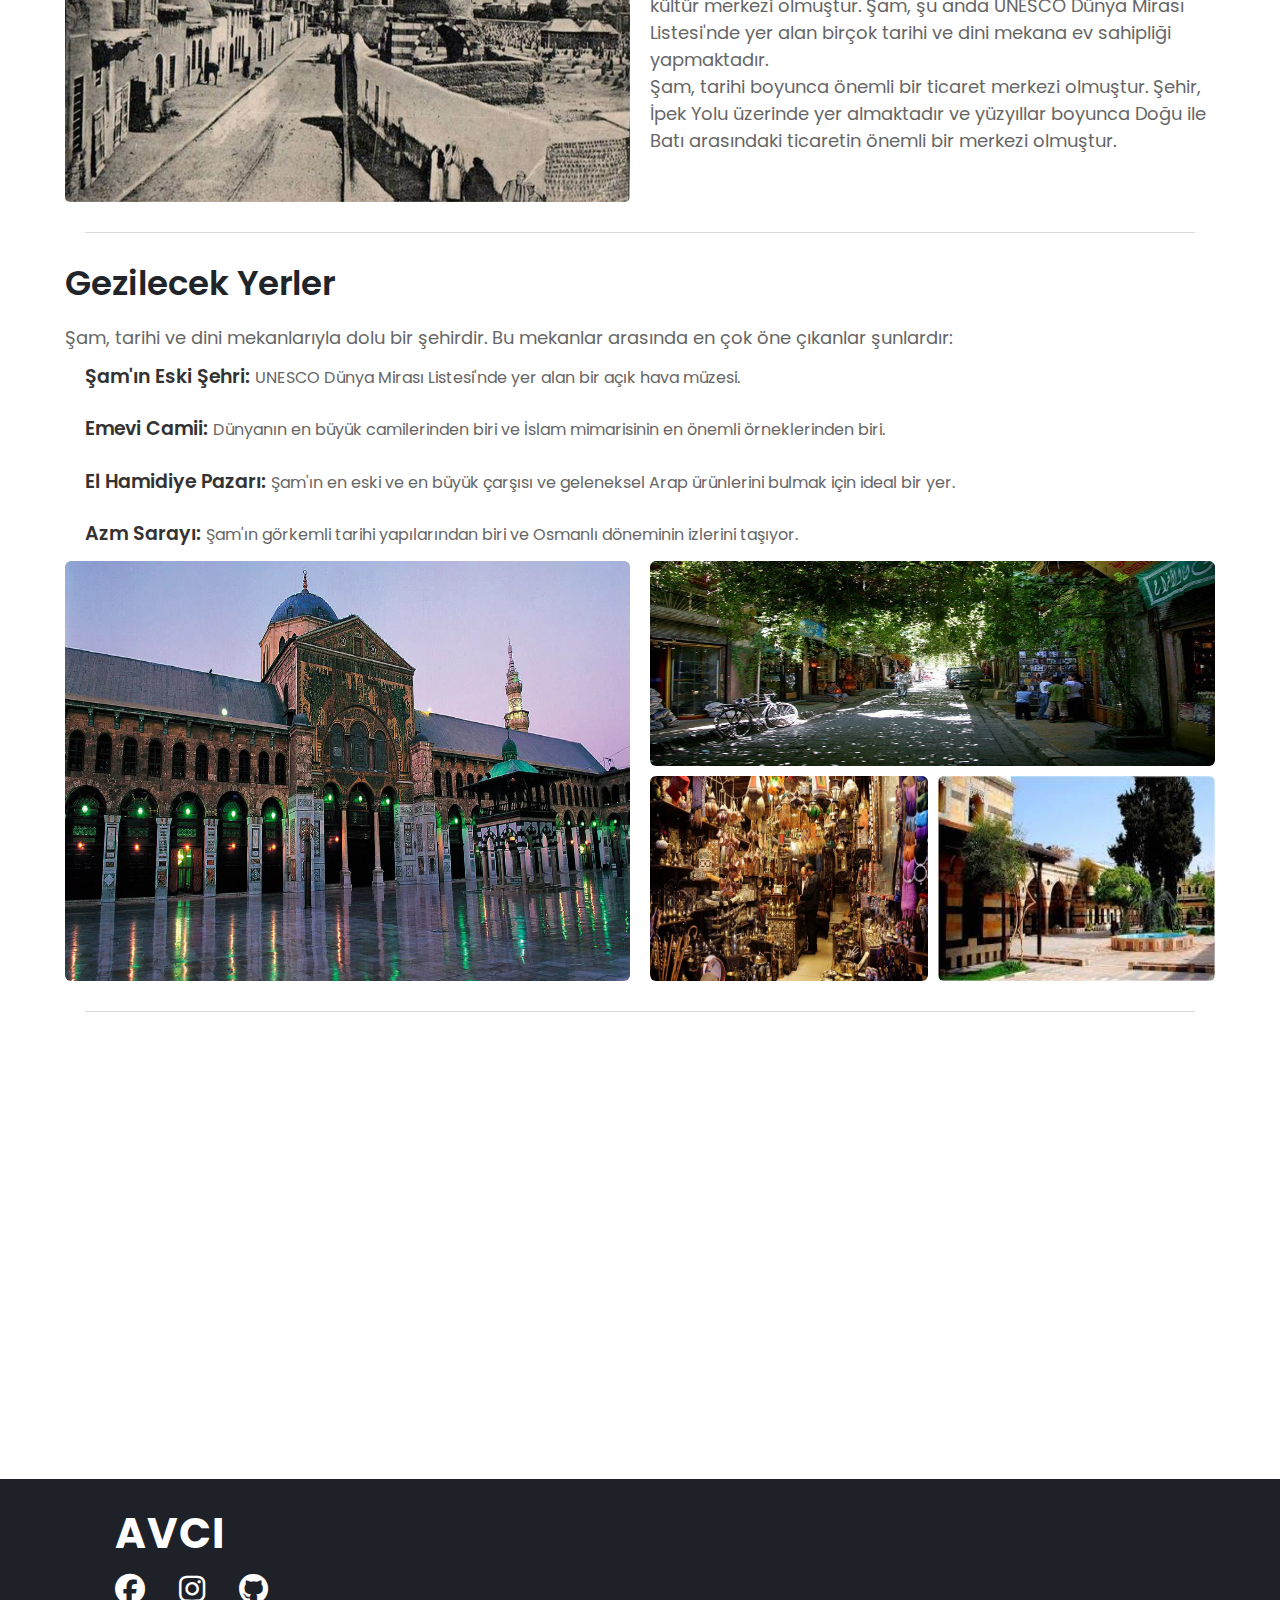
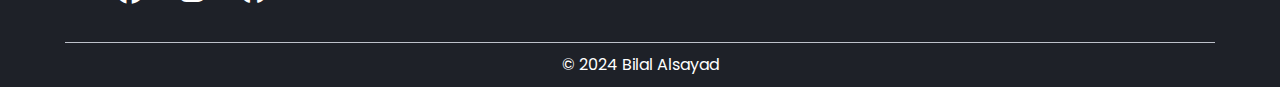
<file: sehrim.html>
<!DOCTYPE html>
<html lang="tr">

<head>
    <meta charset="UTF-8">
    <meta name="viewport" content="width=device-width, initial-scale=1.0">
    <!-- Font Awesome Library -->
    <link rel="stylesheet" href="CSS/all.min.css">
    <!-- CSS Dosyaları -->
    <link rel="stylesheet" href="CSS/bootstrap.min.css">
    <link rel="stylesheet" href="CSS/master.css">
    <!--Google font-->
    <link rel="preconnect" href="https://fonts.googleapis.com">
    <link rel="preconnect" href="https://fonts.gstatic.com" crossorigin>
    <link rel="stylesheet"
        href="https://fonts.googleapis.com/css2?family=Poppins:ital,wght@0,100;0,200;0,300;0,400;0,500;0,600;0,700;0,800;0,900;1,100;1,200;1,300;1,400;1,500;1,600;1,700;1,800;1,900&display=swap">
    <script>
        fetch("header.html")
            .then(response => {
                return response.text()
            })
            .then(data => {
                document.querySelector("header").innerHTML = data;
            });
        fetch("footer.html")
            .then(response => {
                return response.text()
            })
            .then(data => {
                document.querySelector("footer").innerHTML = data;
            });
    </script>
    <title>Şehrim</title>
</head>

<body>
    <header></header>
    <main>
        <section class="slider">
            <div class="container">
                <div class="slide">
                    <a href="https://tr.wikipedia.org/wiki/Emev%C3%AE_Camii" target="_blank"><img src="images/sam-1.jpg"
                            alt="Emevi Camii"></a>
                    <div class="text">Emevi Camii</div>
                </div>
                <div class="slide">
                    <a href="https://tr.wikipedia.org/wiki/%C5%9Eam_Antik_%C5%9Eehri" target="_blank"><img
                            src="images/sam-4.jpg" alt="Eski Şam"></a>
                    <div class="text">Eski Şam</div>
                </div>
                <div class="slide">
                    <a href="https://tr.wikipedia.org/wiki/Hamidiye_%C3%87ar%C5%9F%C4%B1s%C4%B1_(%C5%9Eam)"
                        target="_blank"><img src="images/sam-3.jpg" alt="Hamidiyei Çarşısı"></a>
                    <div class="text">El Hamidiye Pazarı</div>
                </div>
                <div class="slide">
                    <a href="https://tr.wikipedia.org/wiki/Azm_Saray%C4%B1" target="_blank"><img src="images/sam-6.jpg"
                            alt="Azm Sarayı"></a>
                    <div class="text">Azm Sarayı</div>
                </div>
                <div class="slide">
                    <a href="https://tr.wikipedia.org/wiki/Hicaz_Gar%C4%B1#:~:text=Hicaz%20Gar%C4%B1%20(Arap%C3%A7a%3A%20%D9%85%D8%AD%D8%B7%D8%A9%20%D8%A7%D9%84%D8%AD%D8%AC%D8%A7%D8%B2,Hicaz%20Demiryolu'nun%20bir%20par%C3%A7as%C4%B1yd%C4%B1."
                        target="_blank"><img src="images/sam-5.jpg" alt="Hicaz Tren Garı"></a>
                    <div class="text">Hicaz Tren Garı</div>
                </div>
                <a class="onceki" onclick="artiSlides(-1)">&#10094;</a>
                <a class="sonraki" onclick="artiSlides(1)">&#10095;</a>
            </div>
        </section>
        <hr class="sehrim-sayfa-hr">
        <section class="sehir-sayfa">
            <div class="container">
                <div class="box">
                    <div>
                        <h1>Şam</h1>
                        <p>
                            Şam veya Dimaşk Suriye'nin başkentidir. Arapçada tam olarak Dimeşk eş-Şām (دمشق الشام)
                            denir.
                            Genelde Dimeşk kısaltmasıyla hitap edilir fakat Şamlılar başta olmak üzere Araplar eş-Şam
                            tercih ederler.<br>
                            2010 nüfus sayımına göre Şam'ın nüfusu 1.724 milyon kişidir.
                        </p>
                    </div>
                    <div>
                        <img src="images/sam.jpg" alt="Şam">
                    </div>
                </div>
                <hr class="sehrim-sayfa-hr">
                <div class="box box-reverse">
                    <div>
                        <img src="images/old-city.jpg" alt="Şam">
                    </div>
                    <div>
                        <h1>Trihi</h1>
                        <p>
                            Şam, dünyanın en eski sürekli yerleşim yerlerinden biridir ve 10.000 yıldan fazla bir
                            geçmişe sahiptir. Tarih boyunca birçok farklı uygarlığa ev sahipliği yapmıştır ve önemli bir
                            ticaret ve kültür merkezi olmuştur. Şam, şu anda UNESCO Dünya Mirası Listesi'nde yer alan
                            birçok tarihi ve dini mekana ev sahipliği yapmaktadır. <br>
                            Şam, tarihi boyunca önemli bir ticaret merkezi olmuştur. Şehir, İpek Yolu üzerinde yer
                            almaktadır ve yüzyıllar boyunca Doğu ile Batı arasındaki ticaretin önemli bir merkezi
                            olmuştur.
                        </p>
                    </div>
                </div>
                <hr class="sehrim-sayfa-hr">
                <div class="row-box">
                    <div>
                        <h1>Gezilecek Yerler</h1>
                        <p>
                            Şam, tarihi ve dini mekanlarıyla dolu bir şehirdir. Bu mekanlar arasında en çok öne çıkanlar
                            şunlardır:
                        </p>
                        <ul>
                            <li><span>Şam'ın Eski Şehri: </span>UNESCO Dünya Mirası Listesi'nde yer alan bir açık hava
                                müzesi.</li>
                            <li><span>Emevi Camii: </span>Dünyanın en büyük camilerinden biri ve İslam mimarisinin en
                                önemli örneklerinden biri.</li>
                            <li><span>El Hamidiye Pazarı: </span>Şam'ın en eski ve en büyük çarşısı ve geleneksel Arap
                                ürünlerini bulmak için ideal bir yer.</li>
                            <li><span>Azm Sarayı: </span>Şam'ın görkemli tarihi yapılarından biri ve Osmanlı döneminin
                                izlerini taşıyor.</li>
                        </ul>
                    </div>
                    <div class="imgs">
                        <div class="col">
                            <img src="images/sam-2.jpg" alt="Emevi Camii">
                        </div>
                        <div class="col">
                            <div class="up">
                                <img src="images/sam-7.jpg" alt="Şam'ın Eski Şehri">
                            </div>
                            <div class="down">
                                <img src="images/sam-8.jpg" alt="El Hamidiye Pazarı">
                                <img src="images/sam-9.jpeg" alt="Azm Sarayı">
                            </div>
                        </div>
                    </div>
                </div>
                <hr class="sehrim-sayfa-hr">
                <div class="harita">
                    <iframe
                        src="https://www.google.com/maps/embed?pb=!1m18!1m12!1m3!1d106456.49873162762!2d36.28289545!3d33.50747549999999!2m3!1f0!2f0!3f0!3m2!1i1024!2i768!4f13.1!3m3!1m2!1s0x1518e6dc413cc6a7%3A0x6b9f66ebd1e394f2!2zxZ5hbSwgU3VyaXll!5e0!3m2!1str!2str!4v1715540460814!5m2!1str!2str"
                        width="100%" height="400" style="border:0;" allowfullscreen="" loading="lazy"
                        referrerpolicy="no-referrer-when-downgrade"></iframe>
                </div>
            </div>
        </section>
    </main>
    <footer></footer>
    <script src="JS/bootstrap.js"></script>
    <script>
        let slideIndex = 1;
        showSlides(slideIndex);

        function artiSlides(n) {
            showSlides(slideIndex += n);
        }

        function showSlides(n) {
            let i;
            let slides = document.getElementsByClassName("slide");
            if (n > slides.length) { slideIndex = 1 }
            if (n < 1) { slideIndex = slides.length }
            for (i = 0; i < slides.length; i++) {
                slides[i].style.display = "none";
            }
            slides[slideIndex - 1].style.display = "block";
        }
    </script>
</body>

</html>
</file>
<file: CSS/master.css>
:root {
    --ana-renk: #1E64DD;
    --alt-renk: #379AE6;
    --ikincil-renk: #E2763C;
    --ucuncu-renk: #E34A64;
    --dorduncu-renk: #57D1B9;
    --besinci-renk: #9D69DD;
    --text-renk: #666;
    --input-bg-renk: rgb(240, 242, 245);
    --label-renk: #424856;
    --placeholder-border-renk: #BDC1CAFF;
    --ana-padding-top: 50px;
    --ana-padding-bottom: 50px;
    --ana-transition: 0.3s
}

* {
    box-sizing: border-box;
    -moz-box-sizing: border-box;
    -webkit-box-sizing: border-box;
}

*:focus {
    outline: none;
}

::-webkit-scrollbar {
    width: 15px;
}

::-webkit-scrollbar-track {
    background-color: white;
}

::-webkit-scrollbar-thumb {
    background-color: var(--alt-renk);
}

::-webkit-scrollbar-thumb:hover {
    background-color: var(--ana-renk);
}

body {
    font-family: "Poppins", sans-serif !important;
    margin: 0;
}

ul {
    list-style: none;
    padding: 0;
    margin: 0;
}

a {
    text-decoration: none;
}

.container {
    padding-left: 10px;
    padding-right: 10px;
    margin-left: auto;
    margin-right: auto;
}

/* Small */
@media (min-width: 576px) {
    .container {
        max-width: 540px;
    }
}

/* Medium */
@media (min-width: 768px) {
    .container {
        max-width: 750px;
    }
}

/* Large */
@media (min-width: 992px) {
    .container {
        max-width: 970px;
    }
}

/* X Large */
@media (min-width: 1200px) {
    .container {
        max-width: 1170px;
    }
}

/* Header Başlangiç */
header {
    height: 62px;
    /* position: fixed; */
    background-color: white;
    width: 100%;
}

header nav .logo {
    color: black;
    font-weight: bold;
    font-size: 30px;
    letter-spacing: 1px;
    padding-right: 20px;
    border-right: 1px solid #ccc;
}

header .container nav .navbar-toggler {
    border: none;
}

header .container nav .navbar-toggler:focus {
    box-shadow: none;
}

header .container nav .collapse {
    z-index: 10;
}

header .container nav div ul li {
    padding: 0 12px;
}

header .container nav div ul li a {
    color: #424856;
    font-size: 16px;
}

header .container nav div ul li a:hover,
header .container nav div ul li a.active {
    color: var(--ana-renk);
}

@media (max-width: 991px) {
    header .container nav div {
        text-align: center;
        background-color: rgb(30 100 221 / 90%);
        height: 245px;
        z-index: 10;
    }

    header .container nav div ul li a {
        border-bottom: 1px solid #eee;
    }

    header .container nav div ul li a {
        color: white;
    }

    header .container nav div ul li a:hover {
        color: white;
    }
}

header .container nav div>a {
    color: white;
    background-color: var(--ana-renk);
    margin-bottom: 5px;
    padding: 4px 12px;
    border-radius: 6px;
}

@media (max-width: 991px) {
    header .container nav div>a {
        background-color: transparent;
    }
}


div.title {
    text-align: center;
}

.ana-title {
    font-size: 30px;
    font-weight: 600;
    margin: 0;
}

/* Header Bitiş */
/* Footer Başlangiç */
footer {
    background-color: #1e2128;
    margin: 0;
}

footer .container {
    display: flex;
    flex-direction: column;
}

footer .container .box {
    margin: 30px 0 30px 50px;
}

@media (max-width: 767px) {
    footer .container .box {
        text-align: center;
        margin-left: 0;
    }
}

footer .container .box h3 {
    font-size: 42px;
    color: white;
    font-weight: 700;
    letter-spacing: 1px;
}

footer .container .box div a {
    color: white;
    font-size: 30px;
    padding: 0 15px;
}

@media (min-width: 768px) {
    footer .container .box div a:first-of-type {
        padding-left: 0;
    }
}

footer .container .box .facebook:hover {
    color: #1877f2;
}

footer .container .box .instagram:hover {
    color: #e1306c;
}

footer .container .box .github:hover {
    color: #4078c0;
}

footer .container p {
    color: white;
    text-align: center;
    margin: 0;
    padding: 10px;
    border-top: 1px solid var(--placeholder-border-renk);
}

/* Footer Bitiş */
/* Ana Sayfa Başlangiç */
/* Landing Başlangiç */
.landing {
    padding-top: calc(var(--ana-padding-top) - 20px);
    padding-bottom: var(--ana-padding-bottom);
    min-height: calc(100vh - 62px);
}

.landing .container {
    display: flex;
    justify-content: center;
    align-items: center;
}

.landing .info h1 {
    font-size: 42px;
    line-height: 1.2;
    margin: 0;
    font-weight: 600;
}


.landing .info p {
    font-size: 22px;
    color: var(--text-renk);
    margin-top: 20px;
}

@media (max-width: 991px) {
    .landing .container {
        flex-direction: column;
    }

    .landing .info h1 {
        font-size: 30px;
        margin-top: 40px;
    }

    .landing .info p {
        font-size: 16px;
    }

    .landing .info {
        text-align: center;
    }
}

.landing .img img {
    width: 100%;
}

/* Landing Bitiş */
/* Projelerim Başlangiç */
.projelerim {
    padding-top: var(--ana-padding-top);
    padding-bottom: var(--ana-padding-bottom);
}

.projelerim .container {
    display: grid;
    grid-template-columns: repeat(auto-fill, minmax(300px, 1fr));
    gap: 40px;
    margin-top: 50px;
}

.projelerim .container .box {
    overflow: hidden;
    position: relative;
    border-radius: 6px;
}

.projelerim .container .box::before {
    content: "";
    position: absolute;
    top: 0;
    left: 0;
    width: 100%;
    height: 100%;
    z-index: 1;
    transition: var(--ana-transition);
}

.projelerim .container .box:hover::before {
    background-color: rgb(33 33 33 / 60%);
}

.projelerim .container .box img {
    max-width: 100%;
    height: 100%;
}

.projelerim .container .box .info {
    position: absolute;
    top: 50%;
    transform: translateY(-50%);
    left: 0px;
    z-index: 999;
    opacity: 0;
    margin-left: 30px;
    transition: var(--ana-transition);
}

.projelerim .container .box:hover>.info {
    left: 50px;
    opacity: 1;
}

.projelerim .container .box .info h3 {
    color: var(--ikincil-renk);
    margin-bottom: 5px;
}

.projelerim .container .box .info p {
    margin-top: 0;
    color: white;
}

.projelerim .container .info a {
    display: inline-block;
    color: white;
    font-size: 16px;
}

.projelerim .container .info a i {
    padding-left: 10px;
}

.projelerim .container .info .git-hub {
    background-color: #4078c0;
}

.projelerim .container .info .visit {
    background-color: var(--ikincil-renk);
    margin-left: 15px;
}

/* Projelerim Bitiş */
/* Hobiler Başlangiç */
.beceriler,
.hobiler {
    padding-top: var(--ana-padding-top);
    padding-bottom: var(--ana-padding-bottom);
}

.beceriler .container,
.hobiler .container {
    display: grid;
    grid-template-columns: repeat(auto-fill, minmax(300px, 1fr));
    gap: 40px;
    margin-top: 50px;
}

.beceriler .container .box,
.hobiler .container .box {
    display: flex;
    border-bottom: 1px solid var(--placeholder-border-renk);
}

.beceriler .container .box i,
.hobiler .container .box i {
    color: var(--ana-renk);
    margin-right: 15px;
    margin-left: 15px;
}

.beceriler .container .box p,
.hobiler .container .box p {
    font-size: 20px;
    color: var(--text-renk);
}

/* Beceriler ve Hobiler Bitiş */
/* Ana Sayfa Bitiş */

/* Özgeçmiş Sayfa Başlangiç */
.tanit {
    padding-top: calc(var(--ana-padding-top));
    padding-bottom: var(--ana-padding-bottom);
    min-height: calc(100vh - 62px);
}

.tanit .container {
    display: flex;
    justify-content: center;
    align-items: center;
}

.tanit .container div {
    flex-basis: 50%;
}

.tanit .container .info {
    max-width: 500px;
}

.tanit .container .info h1 {
    font-size: 42px;
    line-height: 1.2;
    margin: 0;
    font-weight: 600;
}

.tanit .container .info p {
    color: var(--text-renk);
    margin-top: 20px;
}

@media (max-width: 991px) {
    .tanit .container {
        flex-direction: column-reverse;
    }

    .tanit .container .info h1 {
        font-size: 30px;
        margin-top: 40px;
    }

    .tanit .container .info {
        text-align: center;
    }
}

.tanit .container .img {
    display: flex;
    justify-content: center;
}

.tanit .container .img img {
    height: 400px;
    border-radius: 0 0 300px 300px;
    /* مؤقت */
}

.iletisim-diller {
    padding-bottom: var(--ana-padding-bottom);
}

.iletisim-diller .container {
    display: flex;
}

@media (max-width: 767px) {
    .iletisim-diller .container {
        flex-direction: column;
    }
}

.iletisim-diller .container .ana-title {
    margin-bottom: 30px;
    text-align: center;
}


.iletisim-diller .container>div {
    flex-basis: 50%;
    padding: 10px 25px;
}

.iletisim-diller .container .iletisim div,
.iletisim-diller .container .diller p {
    padding: 20px 0 20px 10px;
    font-size: 19px;
    margin: 0;
}

.iletisim-diller .container .iletisim div:not(:last-child),
.iletisim-diller .container .diller p:not(:last-child) {
    border-bottom: 1px solid var(--placeholder-border-renk);
}

.iletisim-diller .container .iletisim div i {
    color: var(--ana-renk);
    margin-right: 15px;
}

.egitim {
    padding-top: calc(var(--ana-padding-top));
    padding-bottom: var(--ana-padding-bottom);
}

.egitim .container {
    display: flex;
}

@media (max-width: 767px) {
    .egitim .container {
        flex-direction: column;
    }

    .egitim .container>div h2 {
        text-align: center;
    }
}

.egitim .container>div {
    flex-basis: 50%;
}

.egitim .container div h2 {
    margin-top: 20px;
}

.egitim .container .info .box {
    padding: 20px;
    border-bottom: 1px solid var(--placeholder-border-renk);
}

.egitim .container .info .box h4 {
    font-size: 20px;
    display: flex;
    justify-content: space-between;
    margin-bottom: 20px;
}

.egitim .container .info .box h4 span {
    font-size: 13px;
    color: var(--text-renk);
}

.egitim .container .info .box p {
    margin: 0;
    font-size: 15px;
}

.yetenekler {
    padding-top: var(--ana-padding-top);
    padding-bottom: var(--ana-padding-bottom);
}

.yetenekler .ana-title {
    text-align: center;
}

.yetenekler .contant {
    display: grid;
    grid-template-columns: repeat(auto-fill, minmax(300px, 1fr));
    gap: 40px;
    margin-top: 50px;
}

.yetenekler .contant .box {
    display: flex;
    flex-direction: column;
    align-items: center;
}

.yetenekler .contant .box img {
    width: 67px;
}

.yetenekler .contant .box p {
    font-size: 20px;
    color: var(--text-renk);
}

/* Özgeçmiş Sayfa Bitiş */

/* Şehrim Sayfa Başlangiç */

/* Slider Başlangiç */
.slider .container {
    height: calc(100vh - 82px);
    position: relative;
}

@media (max-width: 767px) {
    .slider .container {
        height: 300px;
    }
}

.slider .container .slide {
    animation-name: fade;
    animation-duration: 1.5s;
    height: 100%;
    width: 100%;
}

.slider .container .slide img {
    width: 100%;
    height: 100%;
    border-radius: 10px;
}

.slider .container .slide .text {
    color: white;
    font-size: 18px;
    position: absolute;
    bottom: 0;
    left: 50%;
    transform: translateX(-50%);
}

.slider .container .onceki,
.slider .container .sonraki {
    cursor: pointer;
    position: absolute;
    top: 45%;
    width: auto;
    padding: 16px;
    margin-top: -22px;
    color: white;
    font-weight: bold;
    font-size: 18px;
    transition: 0.6s ease;
    border-radius: 0 3px 3px 0;
    user-select: none;
}

.slider .container .sonraki {
    right: 10px;
    border-radius: 3px 0 0 3px;
}

.slider .container .onceki:hover,
.slider .container .sonraki:hover {
    background-color: rgba(0, 0, 0, 0.4);
}

/* Slider Bitiş */

.sehir-sayfa .container .box {
    display: flex;
    align-items: center;
    gap: 20px;
}

@media (max-width: 767px) {
    .sehir-sayfa .container .box {
        flex-direction: column;
    }

    .sehir-sayfa .container .box-reverse {
        flex-direction: column-reverse;
    }
}

.sehrim-sayfa-hr {
    margin: 30px 20px;
    color: #666;
}

.sehir-sayfa .container .box div {
    flex-basis: 50%;
}

.sehir-sayfa .container .box div h1,
.sehir-sayfa .container .row-box div h1 {
    font-size: 34px;
    font-weight: 600;
    margin: 0 0 20px;
}

.sehir-sayfa .container .box div p,
.sehir-sayfa .container .row-box div p {
    font-size: 18px;
    margin: 0;
    color: var(--text-renk);
}

.sehir-sayfa .container .box div img {
    width: 100%;
    height: 400px;
    border-radius: 5px;
}

@media (max-width: 767px) {
    .sehir-sayfa .container .box div {
        text-align: center;
    }

    .sehir-sayfa .container div img {
        height: 350px;
    }
}

.sehir-sayfa .container .row-box ul li {
    padding: 12px 12px 12px 20px;
    color: var(--text-renk);
}

.sehir-sayfa .container .row-box ul li span {
    font-size: 19px;
    color: #333;
    font-weight: 600;
}

.sehir-sayfa .container .row-box .imgs {
    display: flex;
    gap: 20px;
    height: 420px;
}

@media (max-width: 767px) {
    .sehir-sayfa .container .row-box .imgs {
        flex-direction: column;
        height: 840px;
    }
}

.sehir-sayfa .container .row-box .imgs img {
    width: 100%;
    height: 100%;
    border-radius: 6px;
}

.sehir-sayfa .container .row-box .imgs .col {
    display: flex;
    flex-direction: column;
    gap: 10px;
}

.sehir-sayfa .container .row-box .imgs .col div {
    height: 205px;
}

.sehir-sayfa .container .row-box .imgs .col .down {
    display: flex;
    gap: 10px;
}

.sehir-sayfa .container .row-box .imgs .col .down img {
    width: calc(50% - 5px);
}

.sehir-sayfa .container .harita iframe {
    border-radius: 10px;
    margin-bottom: 30px;
}

/* Şehrim Sayfa Bitiş */

/* Mirasımız Sayfa Başlangiç */

.mirasimiz-sayfa .container .box-1 {
    padding-top: var(--ana-padding-top);
}

.mirasimiz-sayfa .container .box-1>h1 {
    text-align: center;
    font-size: 38px;
    font-weight: 800;
    margin-bottom: 30px;
}

.mirasimiz-sayfa .container .box-1>h2,
.mirasimiz-sayfa .container .box-2>h2 {
    font-size: 28px;
    font-weight: 600;
}

.mirasimiz-sayfa .container .box-1>p,
.mirasimiz-sayfa .container .box-2>p {
    font-size: 17px;
    padding-left: 20px;
    color: var(--text-renk);
}

.mirasimiz-sayfa .container .box-1 ul>li h3,
.mirasimiz-sayfa .container .box-2 ul>li h3 {
    font-size: 26px;
    padding-left: 20px;
}

.mirasimiz-sayfa .container .box-1 ul li ul li {
    display: flex;
    align-items: center;
    gap: 20px;
}

.mirasimiz-sayfa .container .box-1 ul li ul li:not(:last-child) {
    margin-bottom: 50px;
}

@media (max-width: 767px) {
    .mirasimiz-sayfa .container .box-1 ul li ul li {
        flex-direction: column;
    }

    .mirasimiz-sayfa .container .box-1 ul li ul li.reverse {
        flex-direction: column-reverse;
    }
}

.mirasimiz-sayfa .container .box-1 ul li ul li div {
    flex-basis: 50%;
}

.mirasimiz-sayfa .container .box-1 ul li ul li div h4 {
    font-size: 24px;
    font-weight: 600;
    margin: 0 0 20px;
}

.mirasimiz-sayfa .container .box-1 ul li ul li div p {
    font-size: 18px;
    margin: 0;
    color: var(--text-renk);
}

.mirasimiz-sayfa .container .box-1 ul li ul li div img {
    width: 100%;
    height: 400px;
    border-radius: 5px;
}

.mirasimiz-sayfa .container hr {
    margin: 30px 20px;
    color: #666;
}

@media (max-width: 767px) {
    .mirasimiz-sayfa .container .box-1 ul li ul li div {
        text-align: center;
    }
}

.mirasimiz-sayfa .container .box-2 ul>li p {
    font-size: 17px;
    padding-left: 20px;
    color: var(--text-renk);
}

/* Mirasımız Sayfa Bitiş */

/* İlgi alanlarım Sayfa Başlangiç */
.ilgi-alan-sayfa h1 {
    margin: 30px;
}

.ilgi-alan-sayfa .filmler {
    display: grid;
    grid-template-columns: repeat(auto-fill, minmax(200px, 1fr));
    gap: 25px;
}

.ilgi-alan-sayfa .filmler figure {
    border-radius: 10px;
    overflow: hidden;
    border: 1px solid #ddd;
    margin-bottom: 0;
}

.ilgi-alan-sayfa .filmler figure img {
    width: 100%;
    height: 300px;
}

.ilgi-alan-sayfa .filmler figure h5 {
    font-size: 16px;
    padding: 10px;
    margin-bottom: 0;
}

.ilgi-alan-sayfa .filmler figure p {
    display: flex;
    justify-content: space-between;
    padding: 10px;
    margin: 0;
}

.ilgi-alan-sayfa .filmler figure p span {
    color: #777;
}

.ilgi-alan-sayfa .container button {
    position: relative;
    margin: 25px auto;
    color: white;
    background-color: var(--ana-renk);
    padding: 4px 12px;
    border: none;
    border-radius: 6px;
    left: 50%;
    transform: translate(-50%);
}

/* İlgi alanlarım Sayfa Bitiş */

/* İletişim Sayfa Başlangiç */
.iletisim-sayfa .container {
    position: relative;
    display: flex;
    padding-top: var(--ana-padding-top);
    padding-bottom: var(--ana-padding-bottom);
}

.iletisim-sayfa .container>img {
    position: absolute;
    top: 5%;
    right: 0;
    z-index: -10;
}

@media (max-width: 991px) {
    .iletisim-sayfa .container>img {
        display: none;
    }

}

.iletisim-sayfa .container>div {
    flex-basis: 50%;
}

.iletisim-sayfa .container .info h1 {
    font-size: 32px;
    font-weight: 700;
    margin-left: 30px;
}

.iletisim-sayfa .container .info p {
    font-size: 16px;
    color: var(--text-renk);
    margin-left: 30px;

}

.iletisim-sayfa .container .info img {
    width: 100%;
    height: 620px;
    margin-top: -30px;
}

@media (max-width: 767px) {
    .iletisim-sayfa .container {
        flex-direction: column;
    }

    .iletisim-sayfa .container .info {
        text-align: center;
    }

    .iletisim-sayfa .container .info img {
        display: none;
    }
}

/* İletişim Sayfa Bitiş */

/* Login Sayfa Başlangiç */
.giris-sayfa {
    display: flex;
    height: 100vh;
}

.giris-sayfa .logo {
    font-size: 32px;
    font-weight: 700;
    position: absolute;
    left: 100px;
    top: 8px;
}

.giris-sayfa div {
    flex-basis: 50%;
}

.giris-sayfa div.login {
    display: flex;
    justify-content: center;
    align-items: center;
    flex-direction: column;
}

.giris-sayfa div.login h2 {
    font-size: 32px;
    margin-bottom: 40px;
    font-weight: 700;
}

.giris-sayfa div.login form {
    width: 60%;
    display: flex;
    flex-direction: column;
    justify-content: center;
    align-items: center;
}

.giris-sayfa div.login form div {
    display: flex;
    flex-direction: column;
    width: 100%;
    height: 52px;
    background-color: var(--input-bg-renk);
    border-radius: 8px;
    padding: 2px 12px;
    margin-bottom: 25px;
}

.giris-sayfa div.login form div label {
    font-size: 14px;
    font-weight: 700;
    color: var(--label-renk);
}

.giris-sayfa div.login form div input {
    border: none;
    background-color: transparent;
}

.giris-sayfa div.login form div input::placeholder {
    color: var(--placeholder-renk);
}

.giris-sayfa div.login form input[type="button"] {
    display: block;
    width: 100%;
    background-color: var(--ana-renk);
    color: white;
    border: none;
    border-radius: 8px;
    padding: 10px 0;
}

.giris-sayfa div.login form input[type="button"]:hover {
    background-color: #1851b2ff;
}

.giris-sayfa div.login form input[type="submit"] {
    display: block;
    width: 100%;
    background-color: var(--ana-renk);
    color: white;
    border: none;
    border-radius: 8px;
    padding: 10px 0;
}

.giris-sayfa div.login form input[type="submit"]:hover {
    background-color: #1851b2ff;
}

.giris-sayfa div.img {
    display: flex;
    justify-content: center;
    align-items: center;
    background-color: var(--ana-renk);
}

.giris-sayfa div img {
    width: 400px;
    height: 400px;
}

@media (max-width: 767px) {
    .giris-sayfa {
        flex-direction: column;
        justify-content: center;
    }

    .giris-sayfa .logo {
        left: 10px;
        top: 8px;
        font-size: 32px;
    }

    .giris-sayfa div.login form {
        width: 70%;
    }

    .giris-sayfa div.img {
        display: none;
    }
}

/* Login Sayfa Bitiş */

@keyframes fade {
    from {
        opacity: .4
    }

    to {
        opacity: 1
    }
}
</file>
